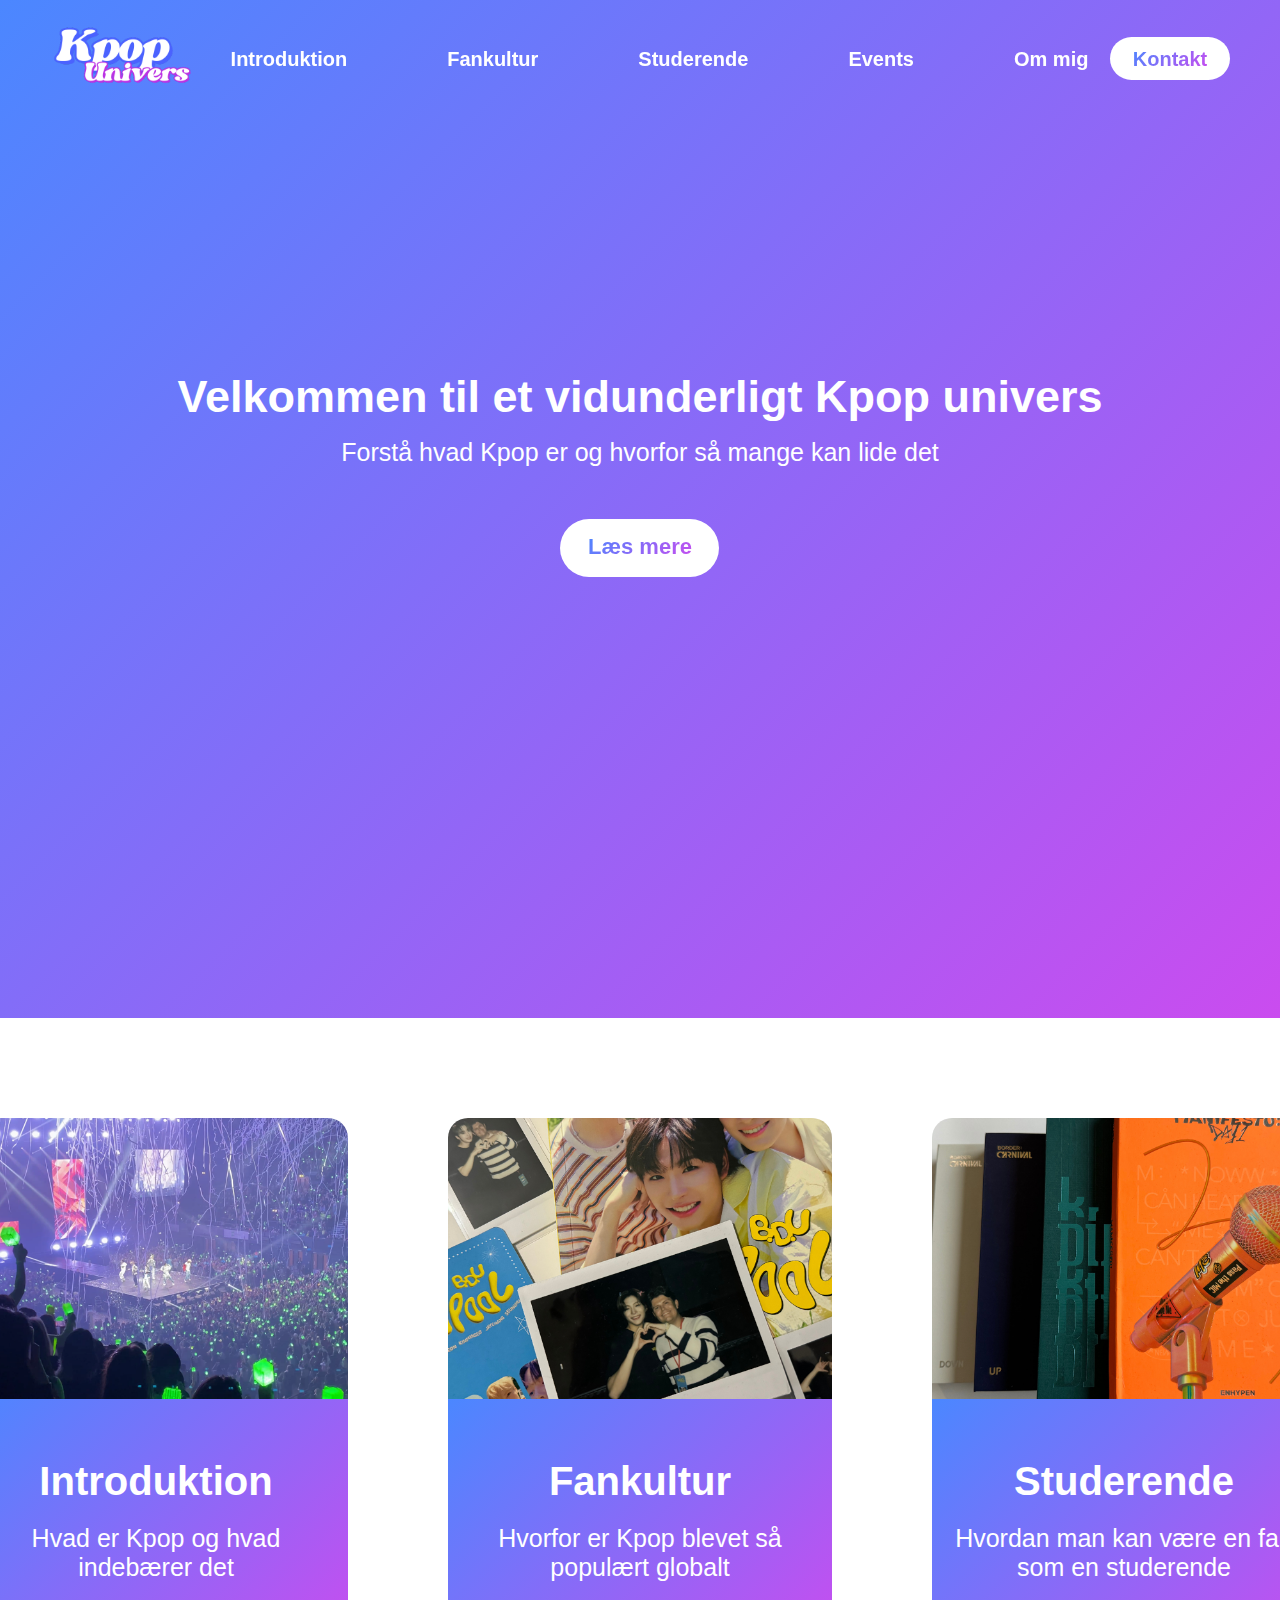
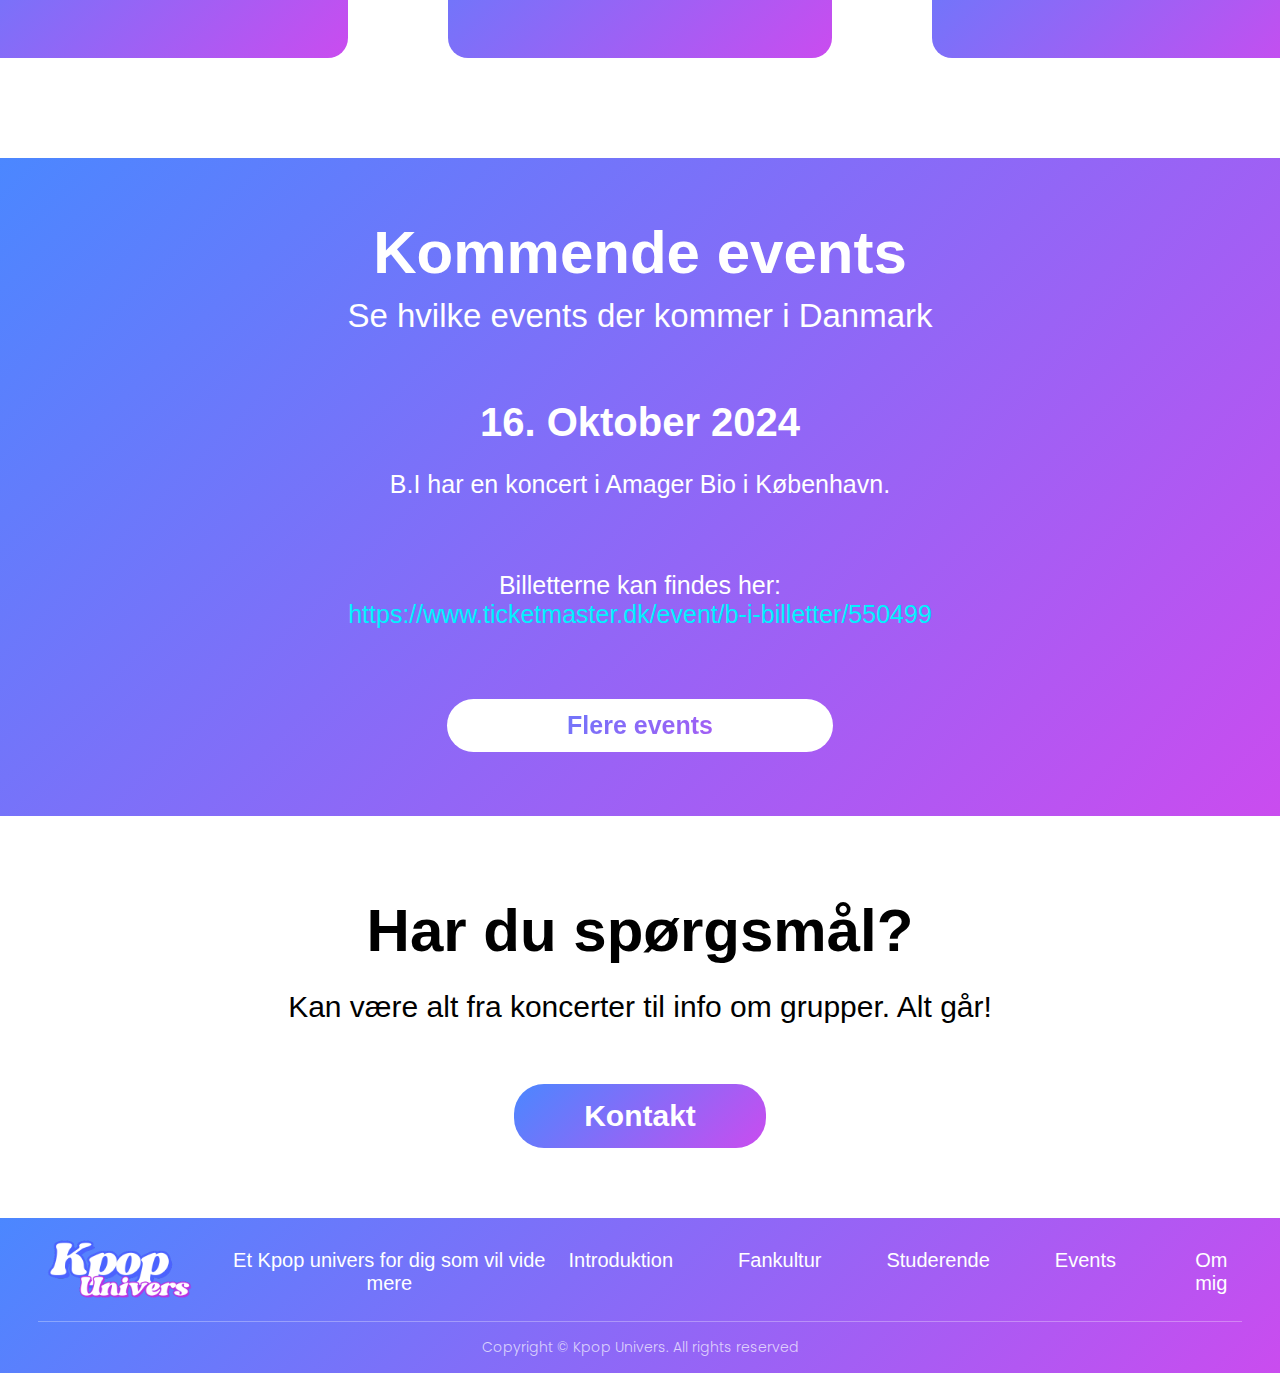
<file: index.html>
<!DOCTYPE html>
    <html lang="en">
    <head>
        <meta charset="UTF-8">
        <meta name="viewport" content="width=device-width, initial-scale=1.0">
        <meta name="description" content="En side om hvad Kpop er og hvorfor fans kan lide Kpop">
        <meta http-equiv="X-UA-Compatible" content="IE=edge">
        <title>Modern Landing Page</title>
        <link href="https://fonts.googleapis.com/css2?family=Poppins:wght@300&display=swap" rel="stylesheet"> 
        <link rel="stylesheet" href="CSS/styles.css">
    </head>
    <body>
      <main>
        <section id="navhero" class="navhero">
            <header>
            <nav class="navbar">
                <div class="logo">
                    <a href="index.html">
                        <img src="IMG/Kpopunivers.png" alt="Logo">
                    </a>
                </div>
                <input type="checkbox" id="burger-toggle" class="burger-toggle" />
                <label for="burger-toggle" class="burger">&#9776;</label>
                <ul class="nav-links">
                    <li><a href="Introduktion.html">Introduktion</a></li>
                    <li><a href="fankultur.html">Fankultur</a></li>
                    <li><a href="studerende.html">Studerende</a></li>
                    <li><a href="events.html">Events</a></li>
                    <li><a href="ommig.html">Om mig</a></li>
                </ul>
                <a href="kontakt.html" class="btn-cta"></a>
            </nav>
            </header>
    
            <section id="home" class="hero">
            <div class="hero-content">
                <h1>Velkommen til et vidunderligt Kpop univers</h1>
                <p>Forstå hvad Kpop er og hvorfor så mange kan lide det</p>
                <a href="#kategorier" class="btn-hero"></a>
            </div>
             </section>
         </section>
     
         <section id="kategorier" class="container">
            <a href="Introduktion.html">
                <div class="card">
                    <div class="con-image-placeholder1">
                        <img src="IMG/intro.png" alt="Introduktion">
                    </div>
                    <div class="con-content">
                        <h2>Introduktion</h2>
                        <p>Hvad er Kpop og hvad indebærer det</p>
                    </div>
                </div>
            </a>
            <a href="fankultur.html">
                <div class="card">
                    <div class="con-image-placeholder2"><img src="IMG/fankultur.png" alt="Fankultur"></div>
                    <div class="con-content">
                        <h2>Fankultur</h2>
                        <p>Hvorfor er Kpop blevet så populært globalt</p>
                    </div> 
                </div>
            </a>            
            <a href="studerende.html">
                <div class="card">
                    <div class="con-image-placeholder3"><img src="IMG/studerende.png" alt="Studerende"></div>
                    <div class="con-content">
                        <h2>Studerende</h2>
                        <p>Hvordan man kan være en fan som en studerende</p>
                    </div>
                </div>
            </a>   
         </section>
    
        <section id="events" class="events-section">
            <div class="events-content">
                <h2>Kommende events</h2>
                <h3>Se hvilke events der kommer i Danmark</h3>
                <h4>16. Oktober 2024</h4>
                <p>B.I har en koncert i Amager Bio i København.</p>
                <br>
                <br>
                <br>
                <br>
                <p>Billetterne kan findes her:</p>
                 <a href="https://www.ticketmaster.dk/event/b-i-billetter/550499" class="event-link" target="_blank">
                https://www.ticketmaster.dk/event/b-i-billetter/550499
                </a>
            <a href="#" class="btn-events">Flere events</a>
            </div>
        </section>

        <section id="kontakt" class="kontakt-section">
            <div class="kontakt-section">
                <h1>Har du spørgsmål?</h1>
                <p>Kan være alt fra koncerter til info om grupper. Alt går!</p>
                <a href="kontakt.html" class="btn-kontakt">Kontakt</a>
            </div>
        </section>
    
        <footer class="footer">
            <div class="footer-content">
                <div class="logo">
                    <img src="IMG/Kpopunivers.png" alt="Kpop Univers logo">
                </div>
                <p>Et Kpop univers for dig som vil vide mere</p>
                <nav class="footer-nav">
                    <ul>
                        <li><a href="Introduktion.html">Introduktion</a></li>
                        <li><a href="fankultur.html">Fankultur</a></li>
                        <li><a href="studerende.html">Studerende</a></li>
                        <li><a href="events.html">Events</a></li>
                        <li><a href="ommig.html">Om mig</a></li>
                    </ul>
                </nav>
            </div>
            <div class="footer-bottom">
                <hr />
                <p>Copyright © Kpop Univers. All rights reserved</p>
            </div>
        </footer>
      </main>
    </body>
    </html>
</file>
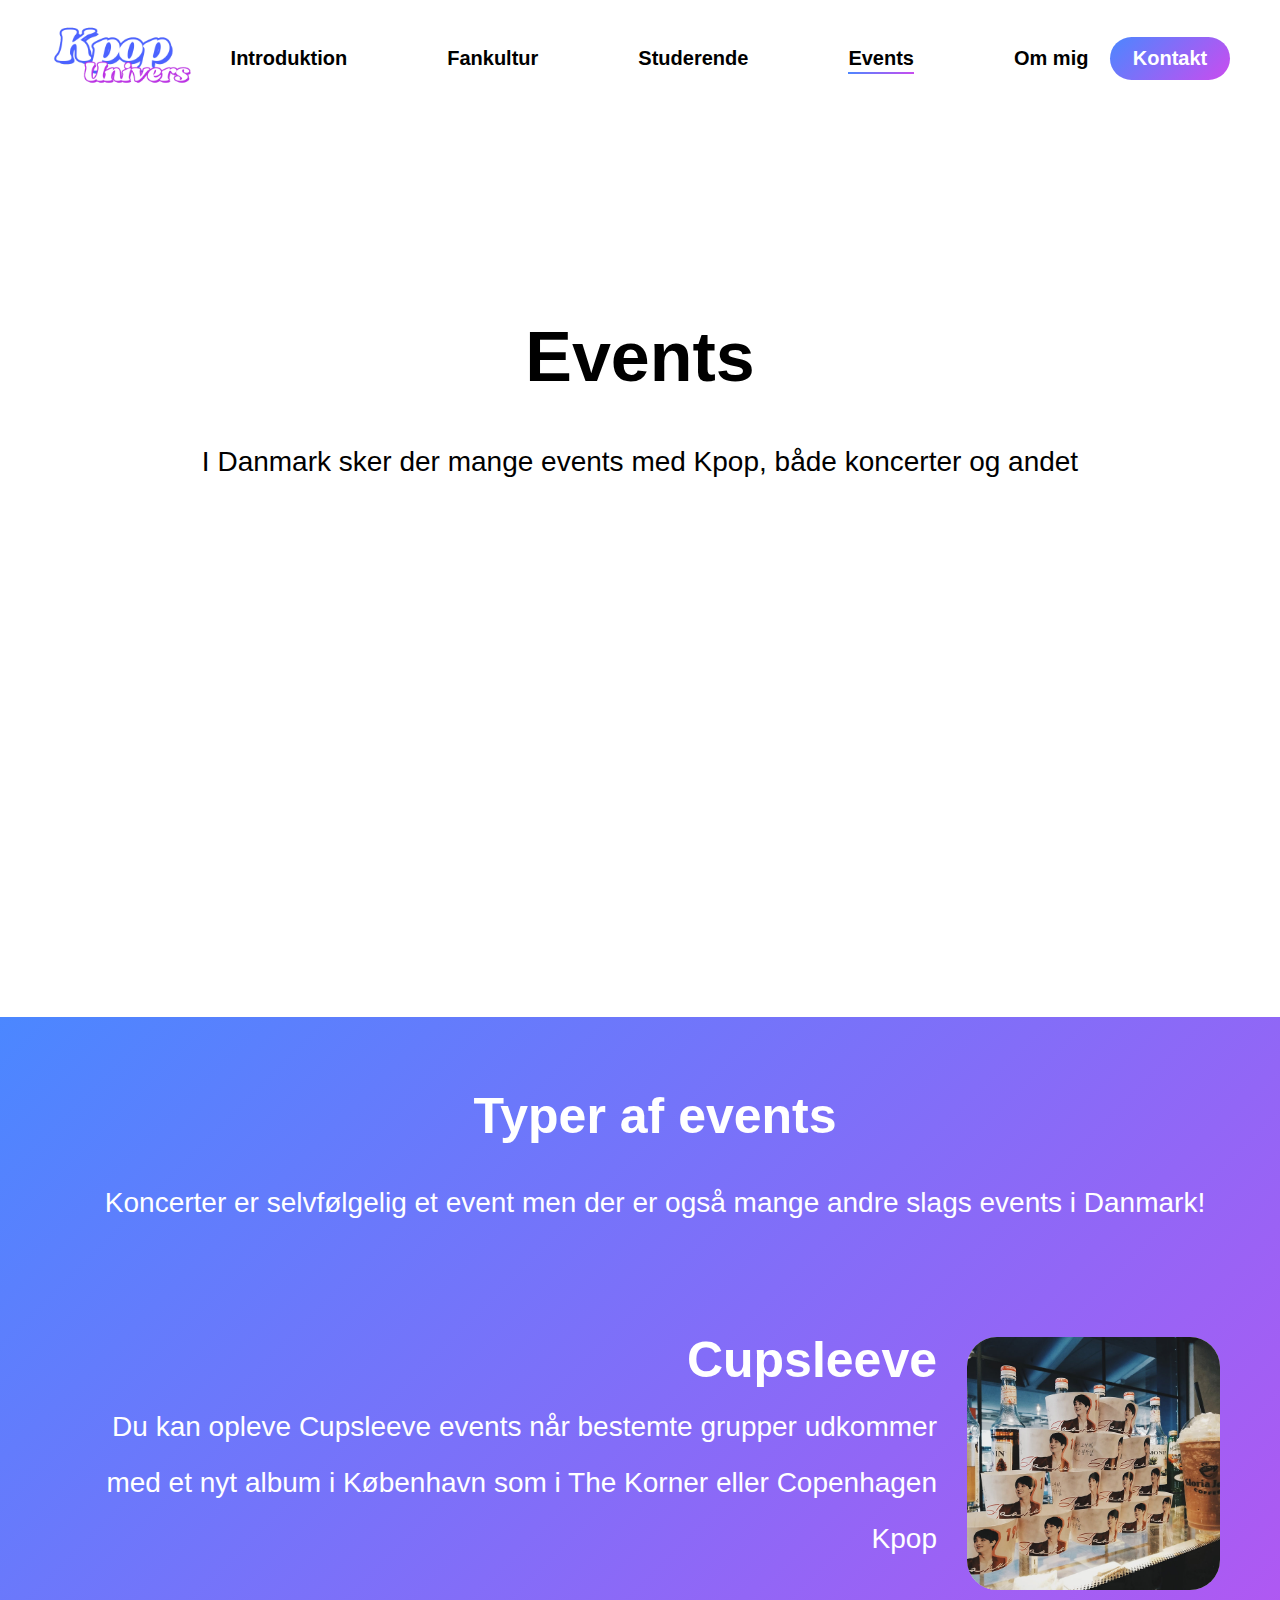
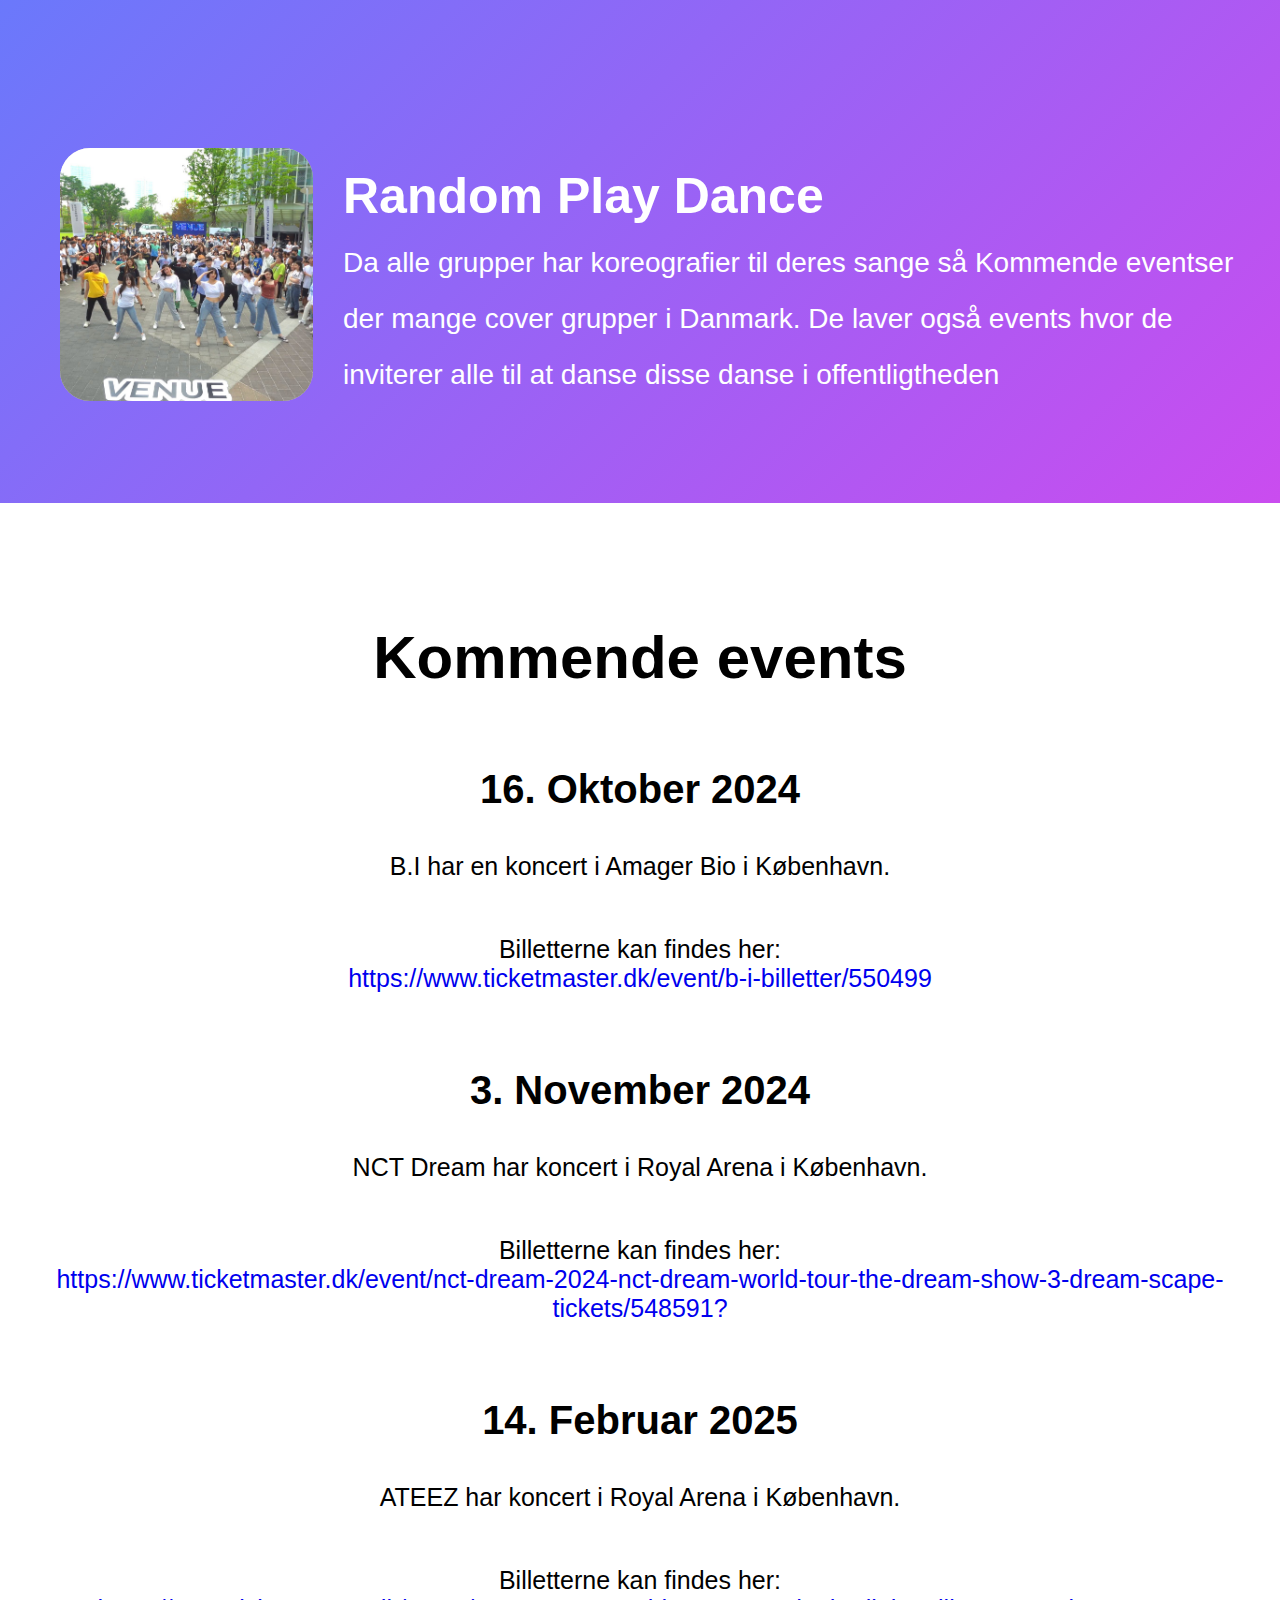
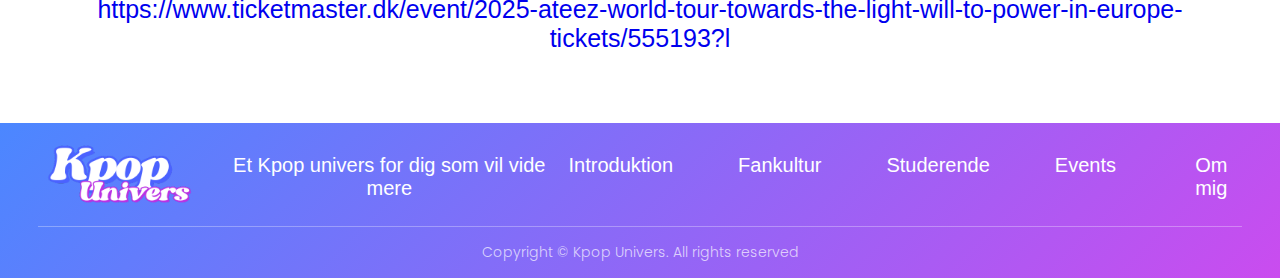
<file: events.html>
<!DOCTYPE html>
    <html lang="en">
    <head>
        <meta charset="UTF-8">
        <meta name="viewport" content="width=device-width, initial-scale=1.0">
        <meta http-equiv="X-UA-Compatible" content="IE=edge">
        <title>Modern Landing Page</title>
        <link href="https://fonts.googleapis.com/css2?family=Poppins:wght@300&display=swap" rel="stylesheet"> 
        <link rel="stylesheet" href="CSS/styles.css">
    </head>
    <body class="fankultur-page">
        <main>
            <header>
            <nav class="navbar">
                <div class="logo">
                    <a href="index.html">
                        <img src="IMG/Kpopunivers.png" alt="Logo">
                    </a>
                </div>
                <input type="checkbox" id="burger-toggle" class="burger-toggle" />
                <label for="burger-toggle" class="burger">&#9776;</label>
                <ul class="nav-links">
                    <li><a href="Introduktion.html">Introduktion</a></li>
                    <li><a href="fankultur.html">Fankultur</a></li>
                    <li><a href="studerende.html">Studerende</a></li>
                    <li><a href="events.html" class="fankultur">Events</a></li>
                    <li><a href="ommig.html">Om mig</a></li>
                </ul>
                <a href="kontakt.html" class="btn-cta"></a>
            </nav>
            </header> 
            
            <section class="events-event-hero-section">
                <div class="events-event-hero-content">
                    <div class="events-event-hero-text">
                        <h1>Events</h1>
                        <p>I Danmark sker der mange events med Kpop, både koncerter og andet</p>
                    </div>
                </div>
            </section>   
            
            <section class="eventss-section">
                <h2>Typer af events</h2>
                <p>Koncerter er selvfølgelig et event men der er også mange andre slags events i Danmark!</p>
                <div class="event-type">
                    <div class="event-type-text-cupsleeve">
                        <h3>Cupsleeve</h3>
                        <p>Du kan opleve Cupsleeve events når bestemte grupper udkommer med et nyt album i København som i The Korner eller Copenhagen Kpop</p>
                    </div>
                    <div class="event-type-placeholder">
                        <img src="IMG/cupsleeve.jpeg" alt="Cup Sleeve Image">
                    </div>
                </div>
            
                <div class="event-type">
                    <div class="event-type-placeholder">
                        <img src="IMG/rpd.jpeg" alt="Random Play Dance Image">
                    </div>
                    <div class="event-type-text-rpd">
                        <h3>Random Play Dance</h3>
                        <p>Da alle grupper har koreografier til deres sange så Kommende eventser der mange cover grupper i Danmark. De laver også events hvor de inviterer alle til at danse disse danse i offentligtheden</p>
                    </div>
                </div>
            </section>   
            
            <section id="eventss-event" class="events-event-section">
                <div class="events-event-content">
                    <h2>Kommende events</h2>
                    <h3>16. Oktober 2024</h3>
                    <p>B.I har en koncert i Amager Bio i København.</p>
                    <br>
                    <br>
                    <br>
                    <p>Billetterne kan findes her:</p>
                     <a href="https://www.ticketmaster.dk/event/b-i-billetter/550499" class="event-event-link" target="_blank">
                    https://www.ticketmaster.dk/event/b-i-billetter/550499
                    </a>
                </div> 
                <div class="events-event-content">
                    <h3>3. November 2024</h3>
                    <p>NCT Dream har koncert i Royal Arena i København.</p>
                    <br>
                    <br>
                    <br>
                    <p>Billetterne kan findes her:</p>
                     <a href="https://www.ticketmaster.dk/event/nct-dream-2024-nct-dream-world-tour-the-dream-show-3-dream-scape-tickets/548591?" class="event-event-link" target="_blank">
                        https://www.ticketmaster.dk/event/nct-dream-2024-nct-dream-world-tour-the-dream-show-3-dream-scape-tickets/548591?
                    </a>
                    </div>
                <div class="events-event-content">
                    <h3>14. Februar 2025</h3>
                    <p>ATEEZ har koncert i Royal Arena i København.</p>
                    <br>
                    <br>
                    <br>
                    <p>Billetterne kan findes her:</p>
                     <a href="https://www.ticketmaster.dk/event/2025-ateez-world-tour-towards-the-light-will-to-power-in-europe-tickets/555193?l" class="event-event-link" target="_blank">
                        https://www.ticketmaster.dk/event/2025-ateez-world-tour-towards-the-light-will-to-power-in-europe-tickets/555193?l
                    </a>
                </div>
            </section>
                       
        <footer class="footer">
            <div class="footer-content">
                <div class="logo">
                    <img src="IMG/Kpopunivers.png" alt="Kpop Univers logo">
                </div>
                <p>Et Kpop univers for dig som vil vide mere</p>
                <nav class="footer-nav">
                    <ul>
                        <li><a href="Introduktion.html">Introduktion</a></li>
                        <li><a href="fankultur.html">Fankultur</a></li>
                        <li><a href="studerende.html">Studerende</a></li>
                        <li><a href="events.html">Events</a></li>
                        <li><a href="ommig.html">Om mig</a></li>
                    </ul>
                </nav>
            </div>
            <div class="footer-bottom">
                <hr />
                <p>Copyright © Kpop Univers. All rights reserved</p>
            </div>
        </footer>
     </main>
    </body>
    </html>
</file>
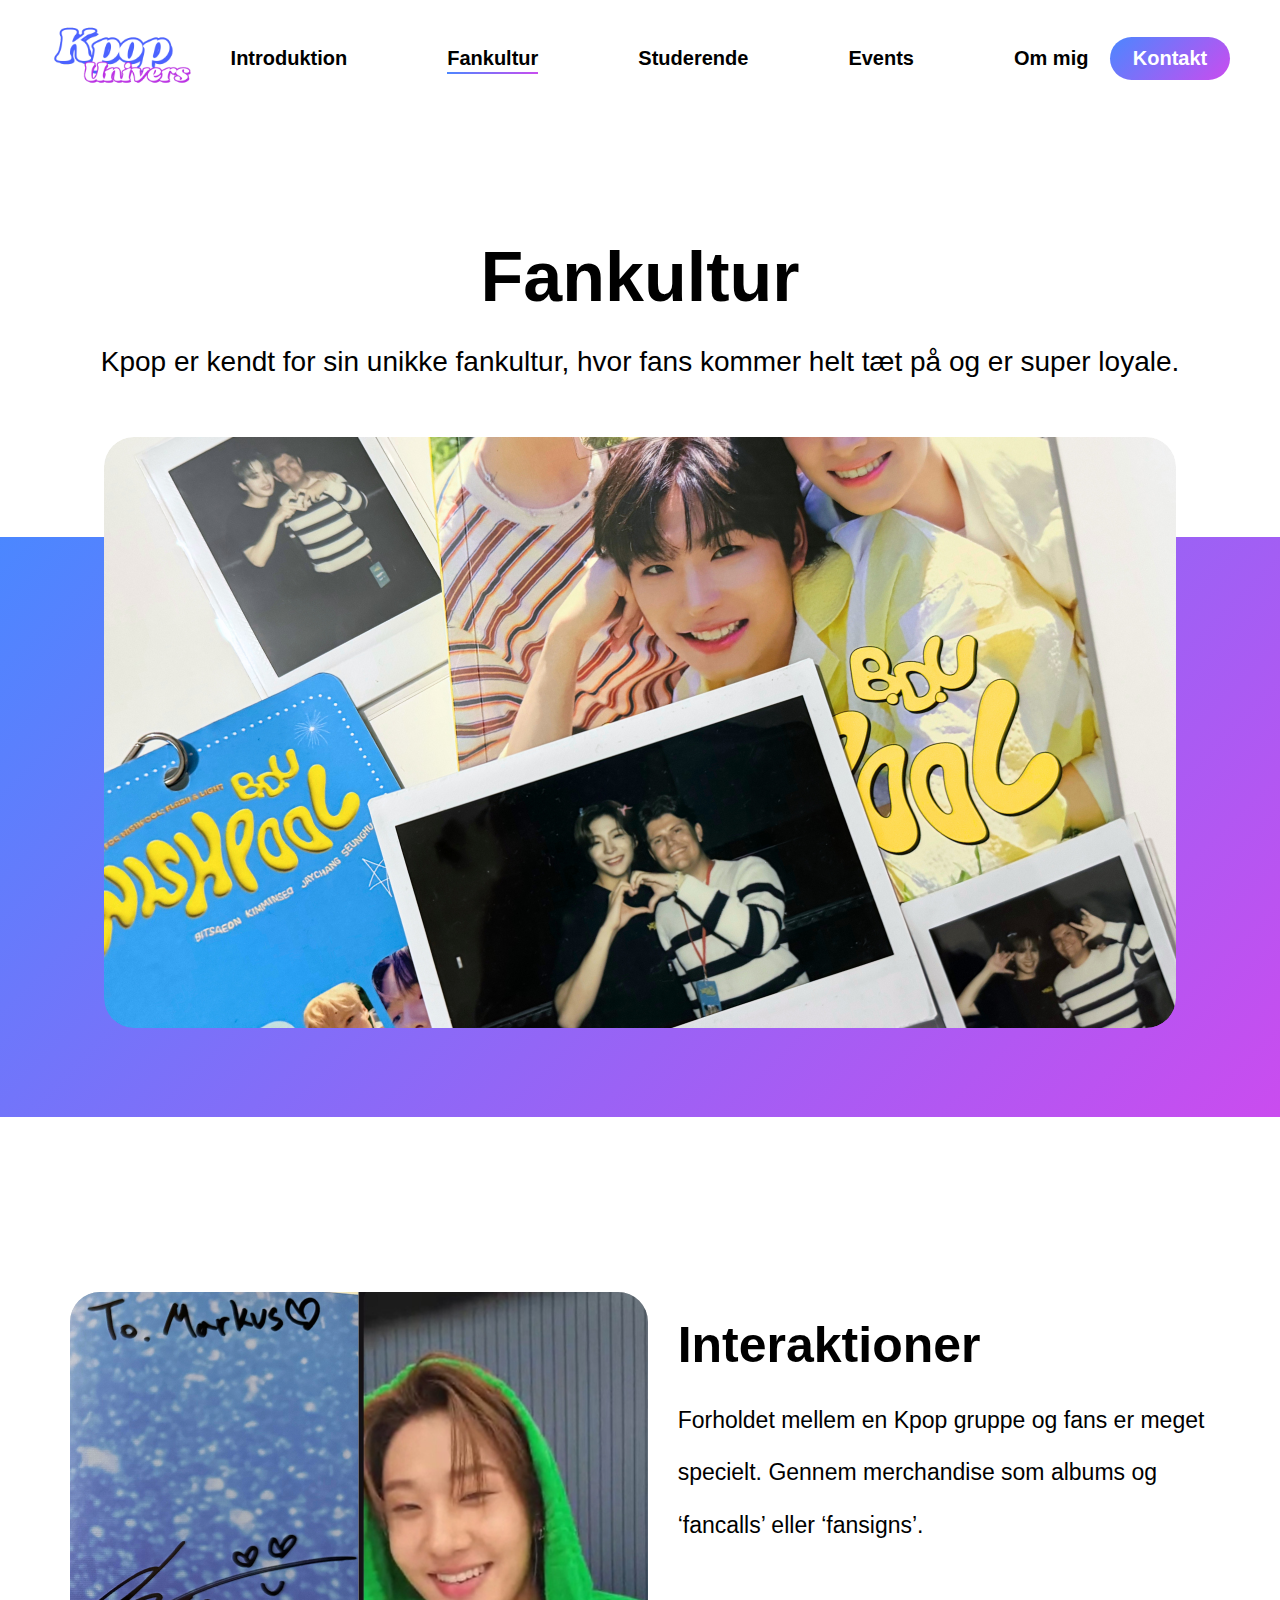
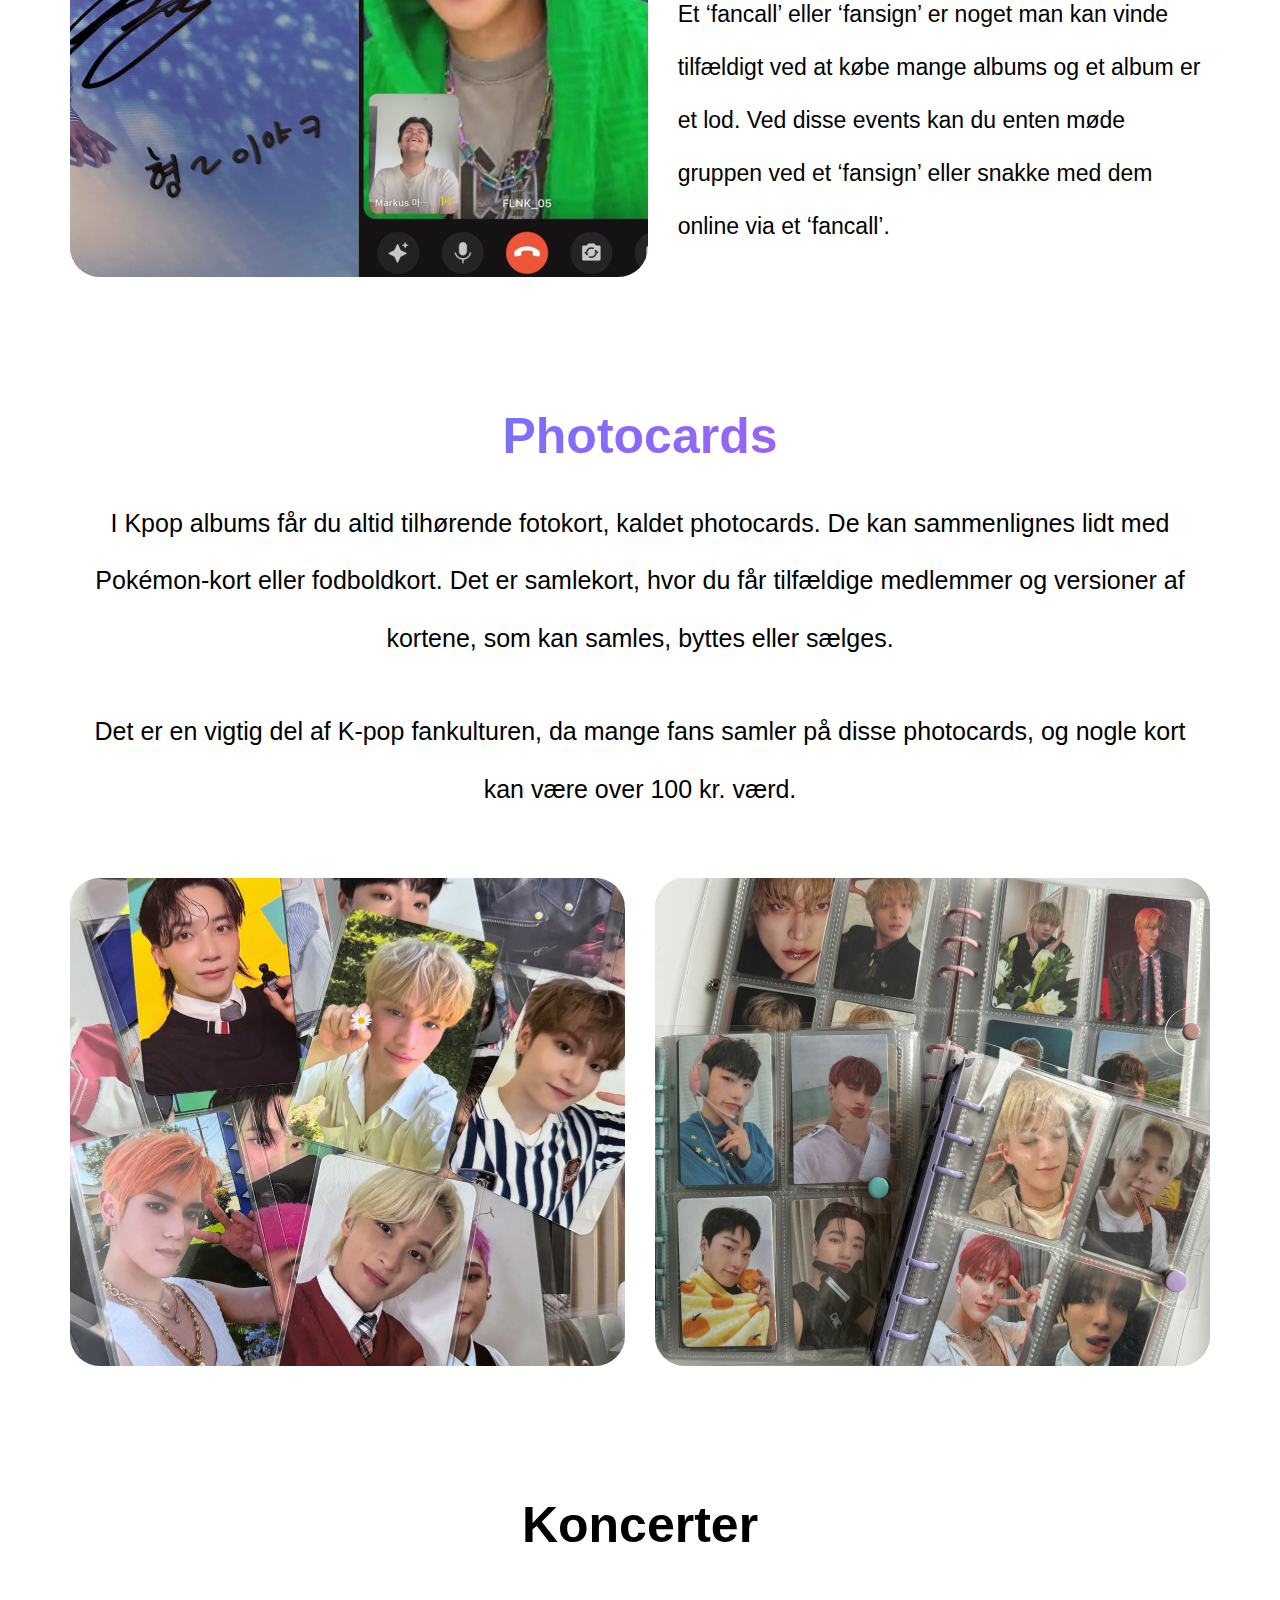
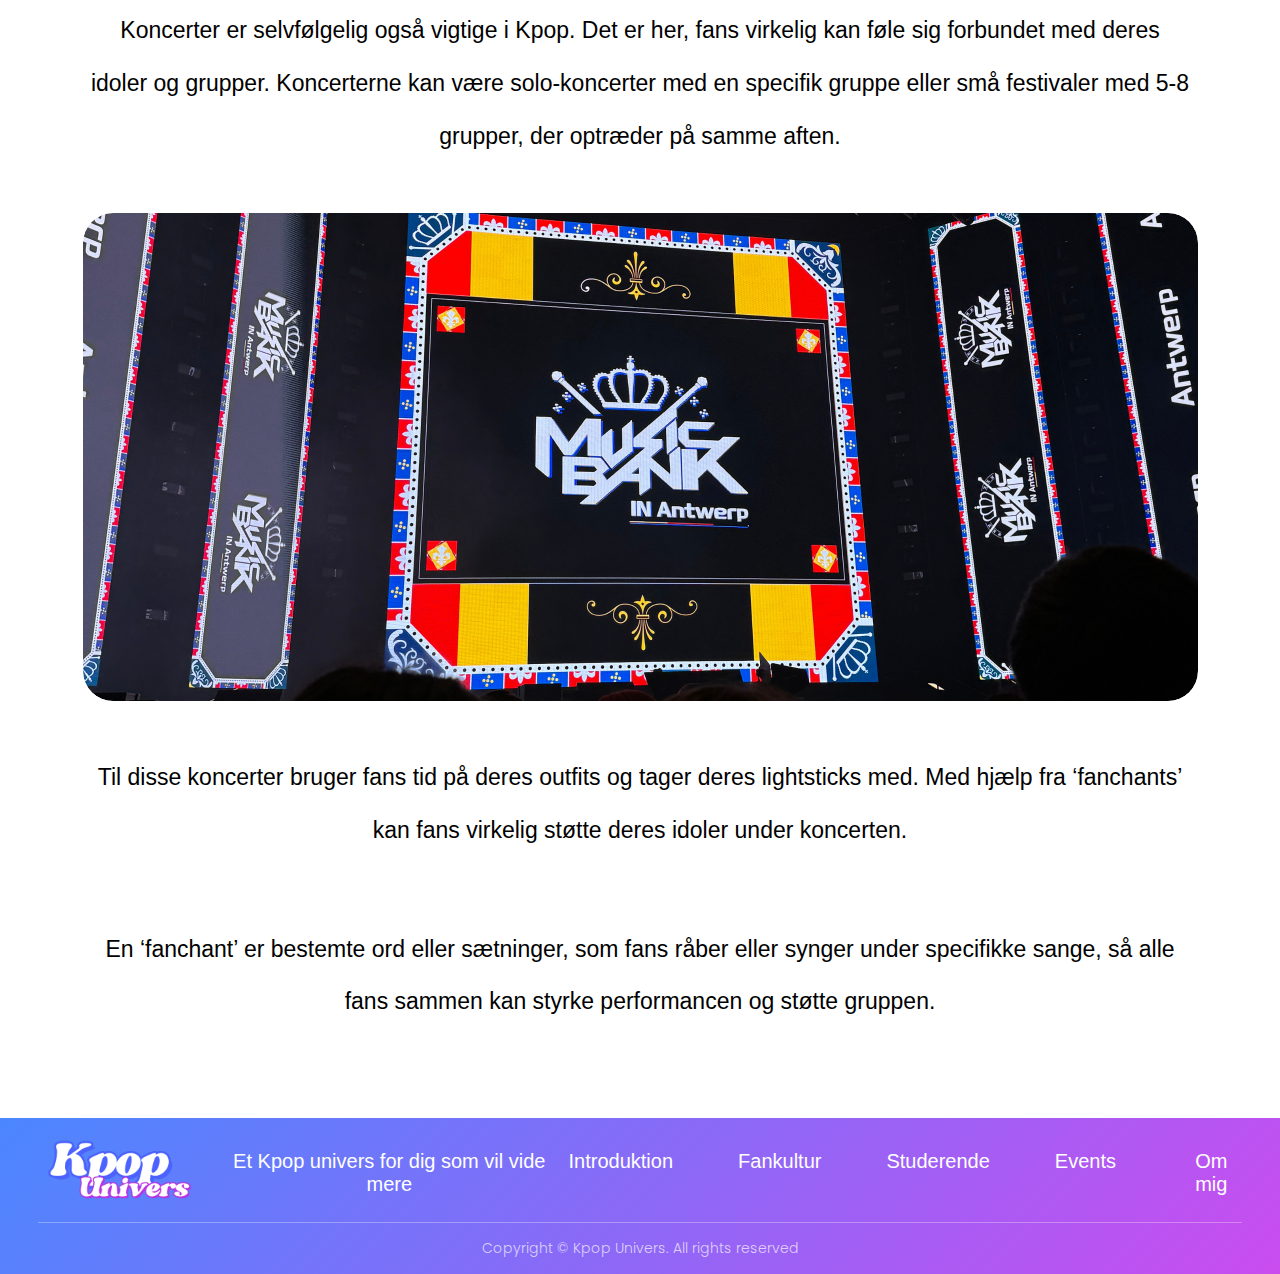
<file: fankultur.html>
<!DOCTYPE html>
    <html lang="en">
    <head>
        <meta charset="UTF-8">
        <meta name="viewport" content="width=device-width, initial-scale=1.0">
        <meta http-equiv="X-UA-Compatible" content="IE=edge">
        <title>Modern Landing Page</title>
        <link href="https://fonts.googleapis.com/css2?family=Poppins:wght@300&display=swap" rel="stylesheet"> 
        <link rel="stylesheet" href="CSS/styles.css">
    </head>
    <body class="fankultur-page">
        <main>
            <header>
            <nav class="navbar">
                <div class="logo">
                    <a href="index.html">
                        <img src="IMG/Kpopunivers.png" alt="Logo">
                    </a>
                </div>
                <input type="checkbox" id="burger-toggle" class="burger-toggle" />
                <label for="burger-toggle" class="burger">&#9776;</label>
                <ul class="nav-links">
                    <li><a href="Introduktion.html">Introduktion</a></li>
                    <li><a href="fankultur.html" class="fankultur">Fankultur</a></li>
                    <li><a href="studerende.html">Studerende</a></li>
                    <li><a href="events.html">Events</a></li>
                    <li><a href="ommig.html">Om mig</a></li>
                </ul>
                <a href="kontakt.html" class="btn-cta"></a>
            </nav>
            </header> 
            
            <section class="fankultur-hero-section">
                <div class="fankultur-hero-content">
                    <div class="fankultur-hero-text">
                        <h1>Fankultur</h1>
                        <p>Kpop er kendt for sin unikke fankultur, hvor fans kommer helt tæt på og er super loyale.</p>
                    </div>
                    <div class="fankultur-hero-image-container">
                        <div class="fankultur-hero-image-placeholder">
                            <img src="IMG/fankulturmain.png" alt="Album m.m." />
                        </div>
                    </div>
                    <div class="fankultur-hero-gradient-background"></div>
                </div>
            </section> 
            
            <section class="interaktioner-section">
                <div class="interaktioner-content">
                    <div class="interaktioner-placeholder">
                        <img src="IMG/interaktioner.png" alt="Fancall & fansigns">
                    </div>
                    <div class="interaktioner-text">
                        <h3>Interaktioner</h3>
                        <p>Forholdet mellem en Kpop gruppe og fans er meget specielt. Gennem merchandise som albums og ‘fancalls’ eller ‘fansigns’.</p>
                            <br>
                            <br>
                        <p>Et ‘fancall’ eller ‘fansign’ er noget man kan vinde tilfældigt ved at købe mange albums og et album er et lod. Ved disse events kan du enten møde gruppen ved et ‘fansign’ eller snakke med dem online via et ‘fancall’.</p>
                    </div>
                </div>
            </section>

            <section class="photocards-section">
                <div class="photocards-content">
                    <div class="photocards-text">
                        <h3 class="gradient-text">Photocards</h3>
                        <p>I Kpop albums får du altid tilhørende fotokort, kaldet photocards. De kan sammenlignes lidt med Pokémon-kort eller fodboldkort. Det er samlekort, hvor du får tilfældige medlemmer og versioner af kortene, som kan samles, byttes eller sælges.</p>
                        <br>
                        <br>
                        <p>Det er en vigtig del af K-pop fankulturen, da mange fans samler på disse photocards, og nogle kort kan være over 100 kr. værd.</p>
                    </div>
                </div>
            </section>
            
            <section class="photocardsimg-section">
                 <div class="photocards-placeholder">
                    <img src="IMG/pc1.png" alt="Photocards">
                </div>
                <div class="photocards-placeholder">
                    <img src="IMG/pc2.png" alt="Photocards">
                </div>   
            </section>    
            
            <section class="koncerter-section">
                <div class="koncerter-content">
                    <h2 class="koncerter-title">Koncerter</h2>
                    <p>Koncerter er selvfølgelig også vigtige i Kpop. Det er her, fans virkelig kan føle sig forbundet med deres idoler og grupper. Koncerterne kan være solo-koncerter med en specifik gruppe eller små festivaler med 5-8 grupper, der optræder på samme aften.</p>
                    
                    <div class="koncerter-image-placeholder">
                        <img src="IMG/koncerter.png" alt="Koncerter" />
                    </div>
            
                    <p>Til disse koncerter bruger fans tid på deres outfits og tager deres lightsticks med. Med hjælp fra ‘fanchants’ kan fans virkelig støtte deres idoler under koncerten.</p>
                    <br>
                    <br>
                    <p>En ‘fanchant’ er bestemte ord eller sætninger, som fans råber eller synger under specifikke sange, så alle fans sammen kan styrke performancen og støtte gruppen.</p>
                </div>
            </section>            
                       
        <footer class="footer">
            <div class="footer-content">
                <div class="logo">
                    <img src="IMG/Kpopunivers.png" alt="Kpop Univers logo">
                </div>
                <p>Et Kpop univers for dig som vil vide mere</p>
                <nav class="footer-nav">
                    <ul>
                        <li><a href="Introduktion.html">Introduktion</a></li>
                        <li><a href="fankultur.html">Fankultur</a></li>
                        <li><a href="studerende.html">Studerende</a></li>
                        <li><a href="events.html">Events</a></li>
                        <li><a href="ommig.html">Om mig</a></li>
                    </ul>
                </nav>
            </div>
            <div class="footer-bottom">
                <hr />
                <p>Copyright © Kpop Univers. All rights reserved</p>
            </div>
        </footer>
     </main>
    </body>
    </html>
</file>
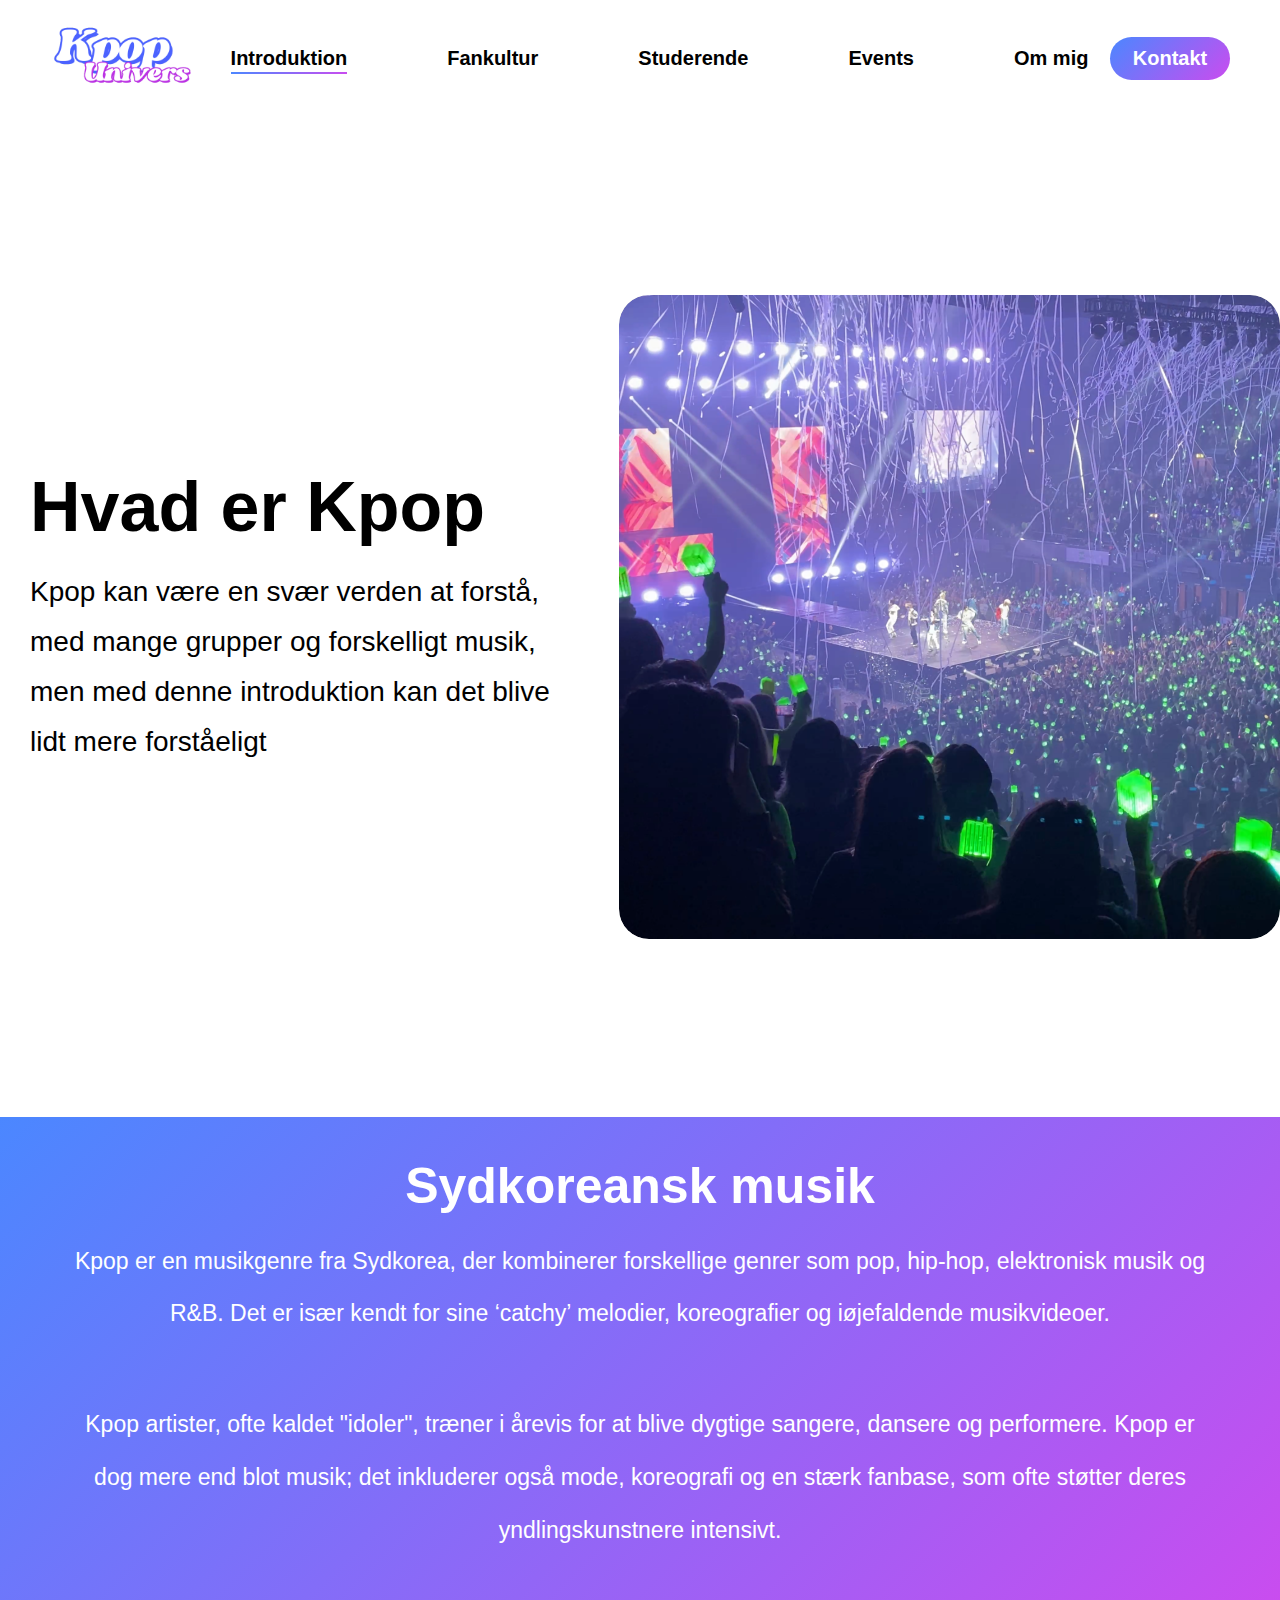
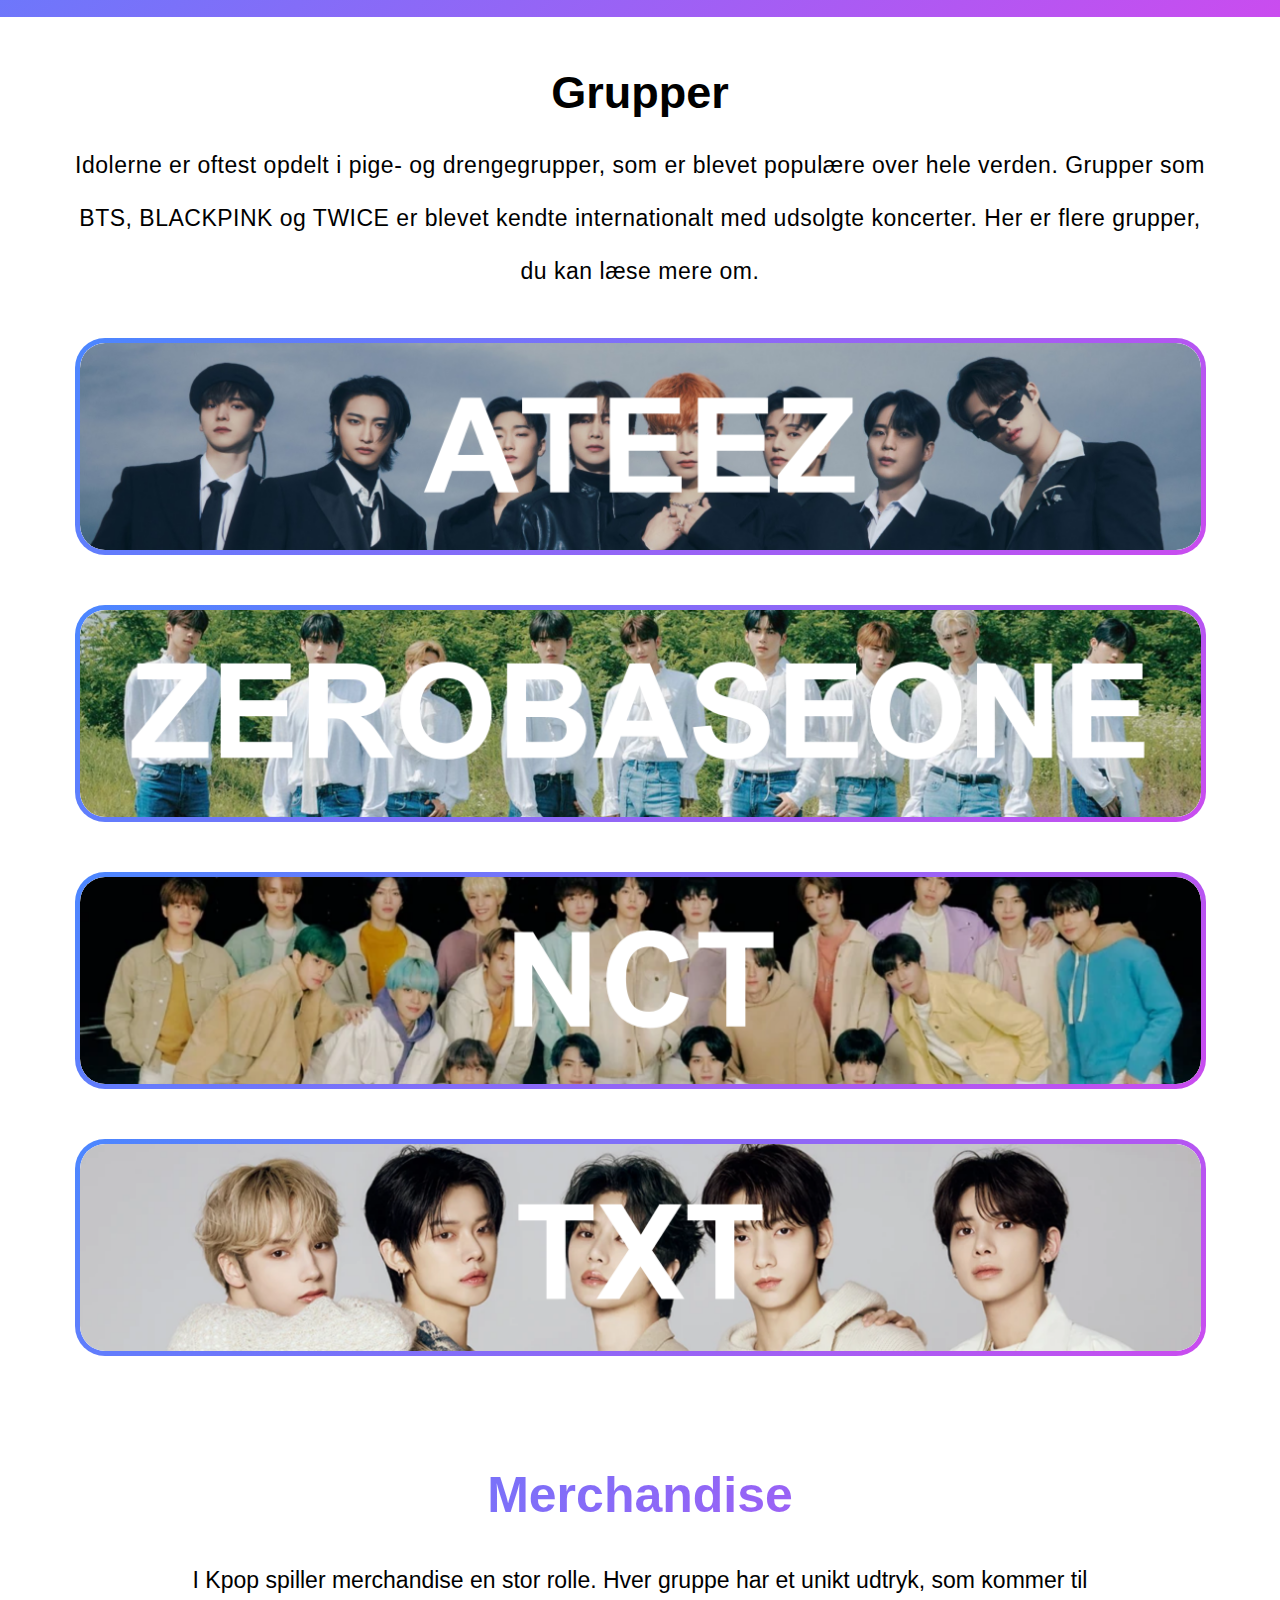
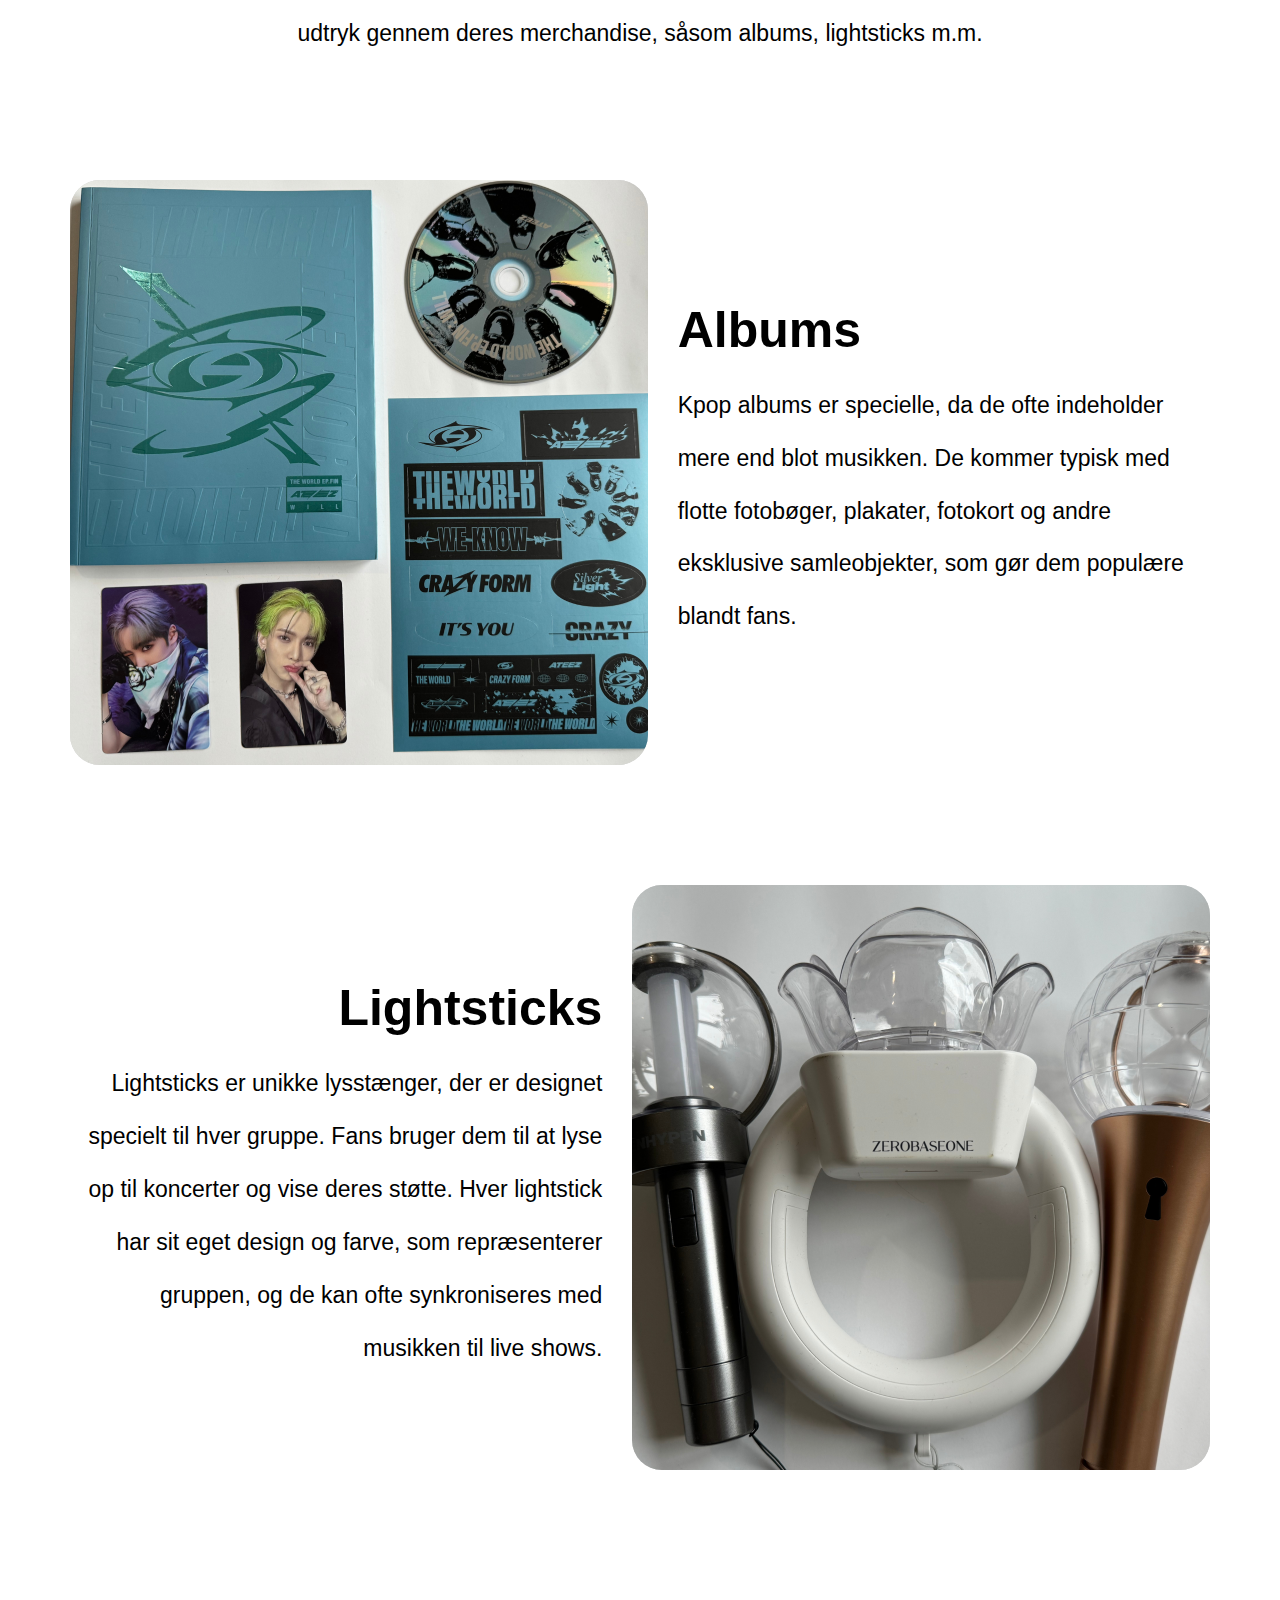
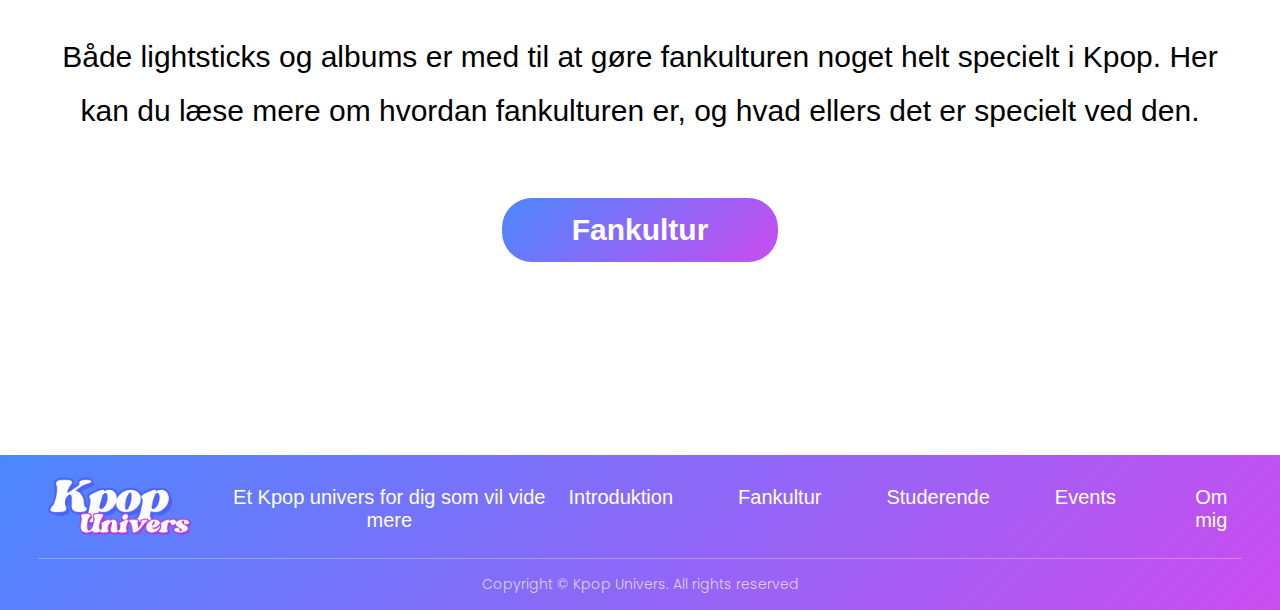
<file: Introduktion.html>
<!DOCTYPE html>
    <html lang="en">
    <head>
        <meta charset="UTF-8">
        <meta name="viewport" content="width=device-width, initial-scale=1.0">
        <meta http-equiv="X-UA-Compatible" content="IE=edge">
        <title>Modern Landing Page</title>
        <link href="https://fonts.googleapis.com/css2?family=Poppins:wght@300&display=swap" rel="stylesheet"> 
        <link rel="stylesheet" href="CSS/styles.css">
    </head>
    <body class="introduction-page">
        <main>
            <header>
            <nav class="navbar">
                <div class="logo">
                    <a href="index.html">
                        <img src="IMG/Kpopunivers.png" alt="Logo">
                    </a>
                </div>
                <input type="checkbox" id="burger-toggle" class="burger-toggle" />
                <label for="burger-toggle" class="burger">&#9776;</label>
                <ul class="nav-links">
                    <li><a href="Introduktion.html" class="introduktion">Introduktion</a></li>
                    <li><a href="fankultur.html">Fankultur</a></li>
                    <li><a href="studerende.html">Studerende</a></li>
                    <li><a href="events.html">Events</a></li>
                    <li><a href="ommig.html">Om mig</a></li>
                </ul>
                <a href="kontakt.html" class="btn-cta"></a>
            </nav>
            </header>
           
            <section class="hero-section">
                <div class="hero-content">
                    <div class="hero-text">
                        <h1>Hvad er Kpop</h1>
                        <p>Kpop kan være en svær verden at forstå, med mange grupper og forskelligt musik, men med denne introduktion kan det blive lidt mere forståeligt</p>
                    </div>
                    <div class="hero-image-placeholder">
                        <img src="IMG/intromain.png" alt="Introduktion koncert" />
                    </div>
                </div>
            </section>

            <section class="article-section">
                <div class="section-header">
                    <h1>Sydkoreansk musik</h1>
                    <p>Kpop er en musikgenre fra Sydkorea, der kombinerer forskellige genrer som pop, hip-hop, elektronisk musik og R&B. Det er især kendt for sine ‘catchy’ melodier, koreografier og iøjefaldende musikvideoer. </p>
                    <br>
                    <p>Kpop artister, ofte kaldet "idoler", træner i årevis for at blive dygtige sangere, dansere og performere. Kpop er dog mere end blot musik; det inkluderer også mode, koreografi og en stærk fanbase, som ofte støtter deres yndlingskunstnere intensivt.</p>
                </div>
            </section>            
           
            <section class="grupper-section">
                <div class="section-header">
                    <h2>Grupper</h2>
                    <p>Idolerne er oftest opdelt i pige- og drengegrupper, som er blevet populære over hele verden. Grupper som BTS, BLACKPINK og TWICE er blevet kendte internationalt med udsolgte koncerter. Her er flere grupper, du kan læse mere om.</p>
                </div>
            
                <div class="grupper-grid">
                    <div class="grupper-placeholder">
                        <img src="IMG/ateez.png" alt="ATEEZ">
                    </div>
                    <div class="grupper-placeholder">
                        <img src="IMG/zerobaseone.png" alt="zerobaseone">
                    </div>
                    <div class="grupper-placeholder">
                        <img src="IMG/nct.png" alt="NCT">
                    </div>
                    <div class="grupper-placeholder">
                        <img src="IMG/txt.png" alt="TXT">
                    </div>
                </div>
            </section>
            
            <section class="merch-section">
                <div class="section-header">
                    <h2 class="gradient-text">Merchandise</h2>
                    <p>I Kpop spiller merchandise en stor rolle. Hver gruppe har et unikt udtryk, som kommer til udtryk gennem deres merchandise, såsom albums, lightsticks m.m.</p>
                </div>
            </section>
            
            <section class="albums-section">
                <div class="albums-content">
                    <div class="albums-placeholder">
                        <img src="IMG/albums.png" alt="Albums">
                    </div>
                    <div class="albums-text">
                        <h3>Albums</h3>
                        <p>Kpop albums er specielle, da de ofte indeholder mere end blot musikken. De kommer typisk med flotte fotobøger, plakater, fotokort og andre eksklusive samleobjekter, som gør dem populære blandt fans.</p>
                    </div>
                </div>
            </section>
            
            <section class="lightsticks-section">
                <div class="lightsticks-content">
                    <div class="lightsticks-placeholder">
                        <img src="IMG/lightsticks.png" alt="Lighsticks">
                    </div>
                    <div class="lightsticks-text">
                        <h3>Lightsticks</h3>
                        <p>Lightsticks er unikke lysstænger, der er designet specielt til hver gruppe. Fans bruger dem til at lyse op til koncerter og vise deres støtte. Hver lightstick har sit eget design og farve, som repræsenterer gruppen, og de kan ofte synkroniseres med musikken til live shows.</p>
                    </div>
                </div>
            </section>    
            
            <section id="kontakt" class="kontakt-section-intro">
                <div class="kontakt-section-intro">
                    <p>Både lightsticks og albums er med til at gøre fankulturen noget helt specielt i Kpop. Her kan du læse mere om hvordan fankulturen er, og hvad ellers det er specielt ved den.</p>
                    <a href="fankultur.html" class="btn-kontakt">Fankultur</a>
                </div>
            </section>        
                       
        <footer class="footer">
            <div class="footer-content">
                <div class="logo">
                    <img src="IMG/Kpopunivers.png" alt="Kpop Univers logo">
                </div>
                <p>Et Kpop univers for dig som vil vide mere</p>
                <nav class="footer-nav">
                    <ul>
                        <li><a href="Introduktion.html">Introduktion</a></li>
                        <li><a href="fankultur.html">Fankultur</a></li>
                        <li><a href="studerende.html">Studerende</a></li>
                        <li><a href="events.html">Events</a></li>
                        <li><a href="ommig.html">Om mig</a></li>
                    </ul>
                </nav>
            </div>
            <div class="footer-bottom">
                <hr />
                <p>Copyright © Kpop Univers. All rights reserved</p>
            </div>
        </footer>
     </main>
    </body>
    </html>
</file>
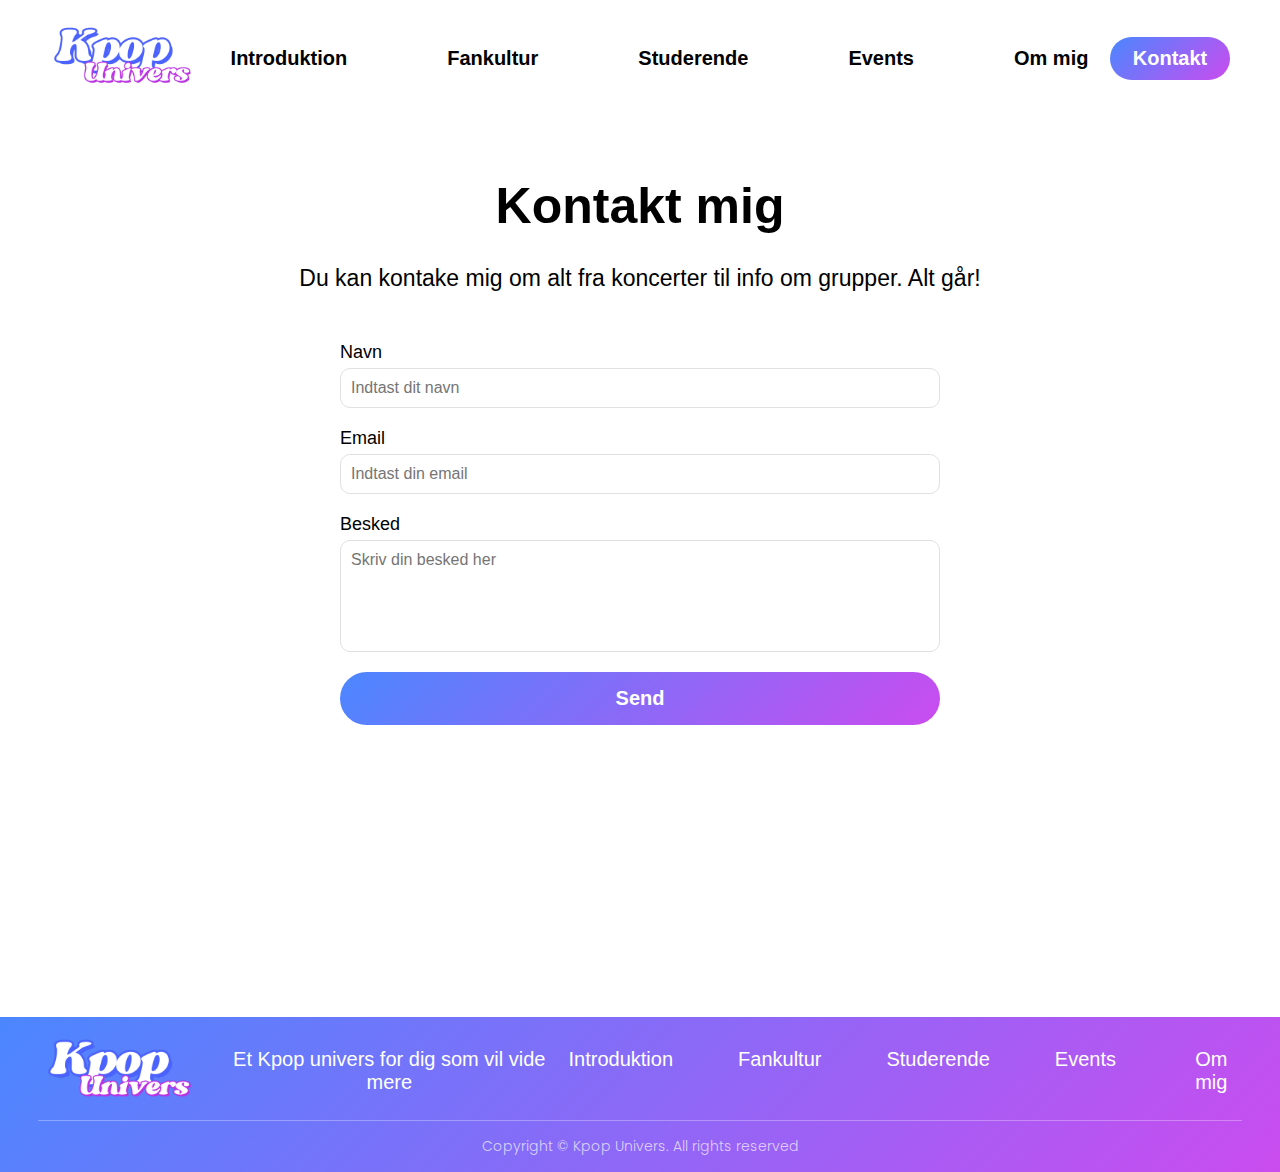
<file: kontakt.html>
<!DOCTYPE html>
    <html lang="en">
    <head>
        <meta charset="UTF-8">
        <meta name="viewport" content="width=device-width, initial-scale=1.0">
        <meta http-equiv="X-UA-Compatible" content="IE=edge">
        <title>Modern Landing Page</title>
        <link href="https://fonts.googleapis.com/css2?family=Poppins:wght@300&display=swap" rel="stylesheet"> 
        <link rel="stylesheet" href="CSS/styles.css">
    </head>
    <body class="fankultur-page">
        <main>
            <header>
            <nav class="navbar">
                <div class="logo">
                    <a href="index.html">
                        <img src="IMG/Kpopunivers.png" alt="Logo">
                    </a>
                </div>
                <input type="checkbox" id="burger-toggle" class="burger-toggle" />
                <label for="burger-toggle" class="burger">&#9776;</label>
                <ul class="nav-links">
                    <li><a href="Introduktion.html">Introduktion</a></li>
                    <li><a href="fankultur.html">Fankultur</a></li>
                    <li><a href="studerende.html">Studerende</a></li>
                    <li><a href="events.html">Events</a></li>
                    <li><a href="ommig.html">Om mig</a></li>
                </ul>
                <a href="kontakt.html" class="btn-cta"></a>
            </nav>
            </header> 

            <section class="kontaktt-section">
                <h2>Kontakt mig</h2>
                <p>Du kan kontake mig om alt fra koncerter til info om grupper. Alt går!</p>
                <form class="kontakt-form">
                    <div class="form-group">
                        <label for="name">Navn</label>
                        <input type="text" id="name" name="name" placeholder="Indtast dit navn" required>
                    </div>
                    <div class="form-group">
                        <label for="email">Email</label>
                        <input type="email" id="email" name="email" placeholder="Indtast din email" required>
                    </div>
                    <div class="form-group">
                        <label for="message">Besked</label>
                        <textarea id="message" name="message" rows="5" placeholder="Skriv din besked her" required></textarea>
                    </div>
                    <button type="submit" class="send-button">Send</button>
                </form>
            </section>
                       
        <footer class="footer">
            <div class="footer-content">
                <div class="logo">
                    <img src="IMG/Kpopunivers.png" alt="Kpop Univers logo">
                </div>
                <p>Et Kpop univers for dig som vil vide mere</p>
                <nav class="footer-nav">
                    <ul>
                        <li><a href="Introduktion.html">Introduktion</a></li>
                        <li><a href="fankultur.html">Fankultur</a></li>
                        <li><a href="studerende.html">Studerende</a></li>
                        <li><a href="events.html">Events</a></li>
                        <li><a href="ommig.html">Om mig</a></li>
                    </ul>
                </nav>
            </div>
            <div class="footer-bottom">
                <hr />
                <p>Copyright © Kpop Univers. All rights reserved</p>
            </div>
        </footer>
     </main>
    </body>
    </html>
</file>
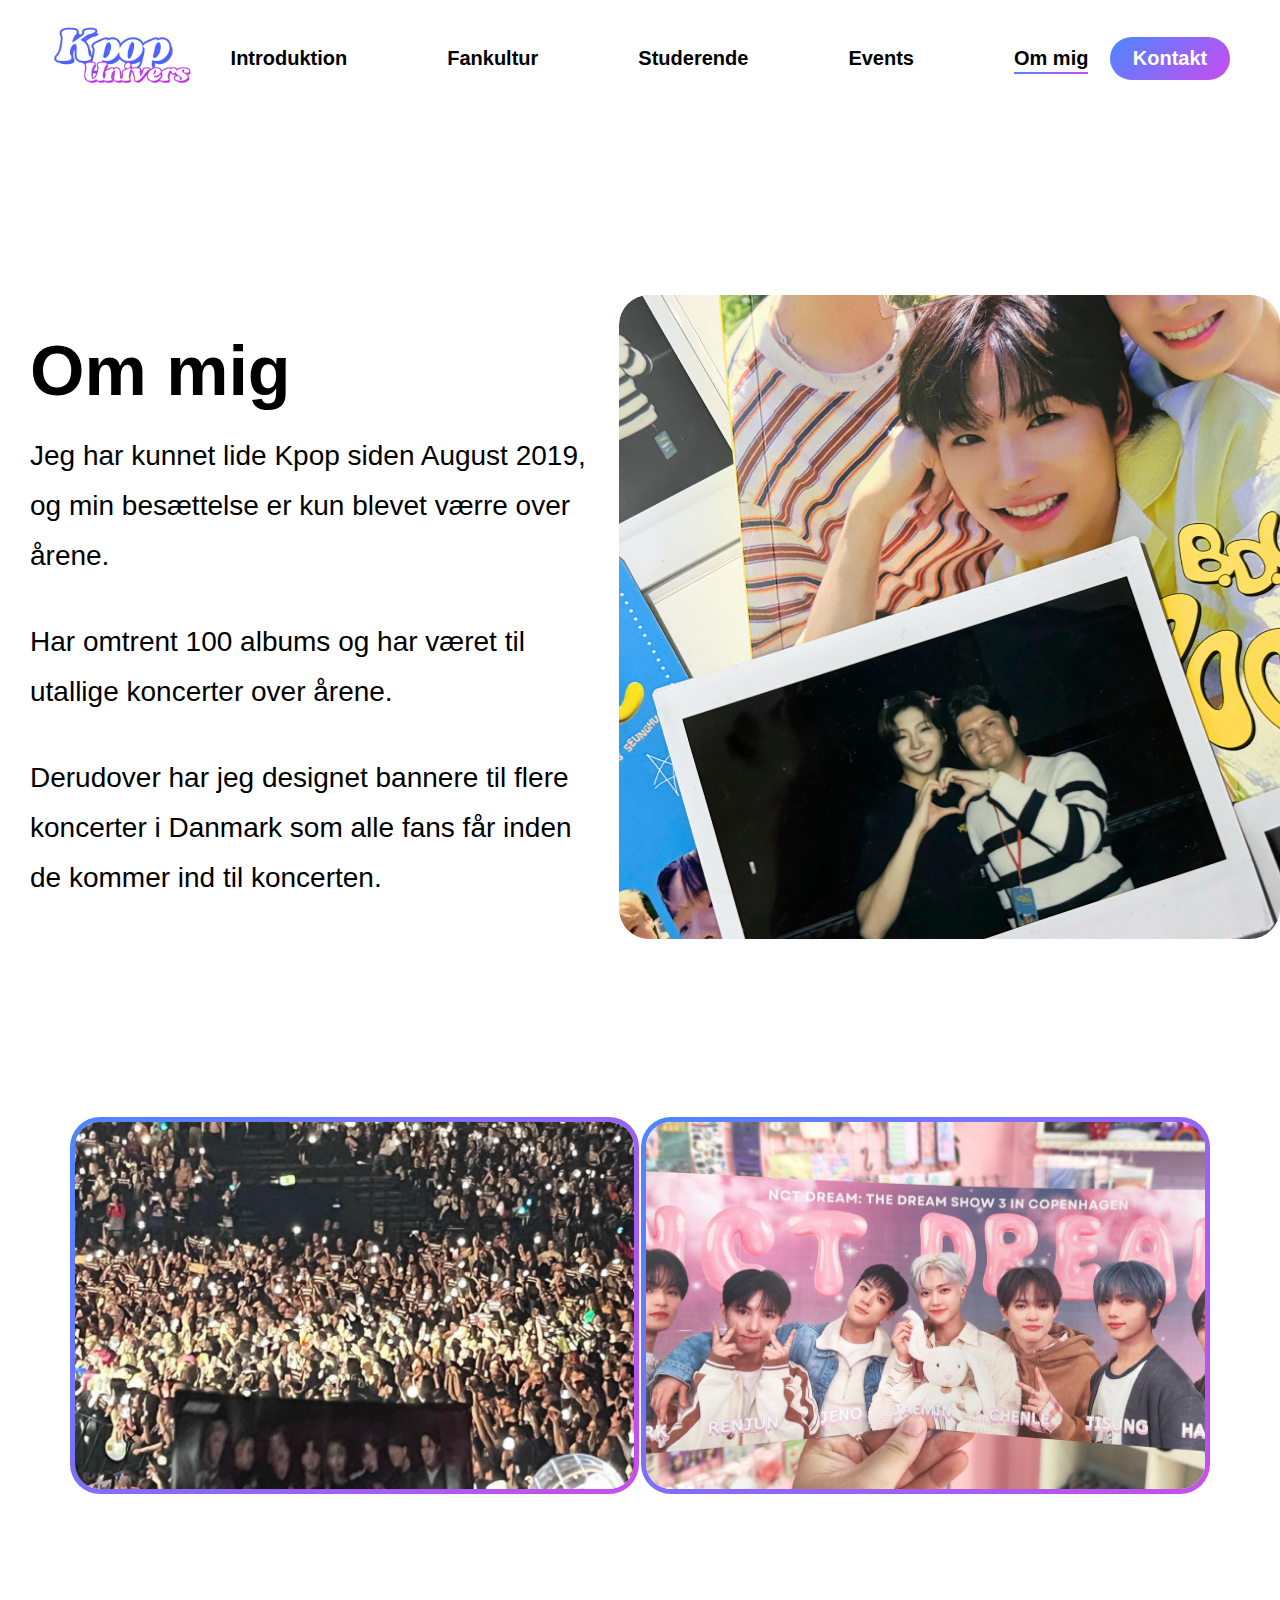
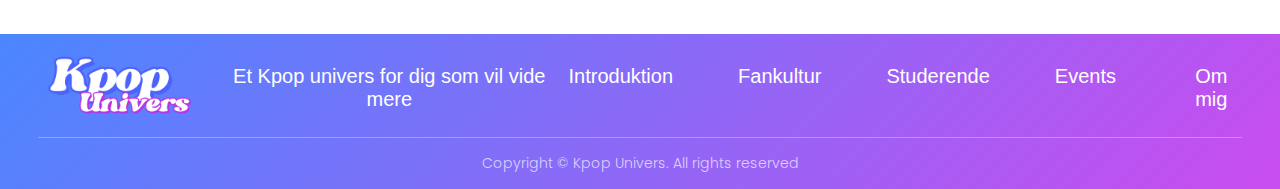
<file: ommig.html>
<!DOCTYPE html>
    <html lang="en">
    <head>
        <meta charset="UTF-8">
        <meta name="viewport" content="width=device-width, initial-scale=1.0">
        <meta http-equiv="X-UA-Compatible" content="IE=edge">
        <title>Modern Landing Page</title>
        <link href="https://fonts.googleapis.com/css2?family=Poppins:wght@300&display=swap" rel="stylesheet"> 
        <link rel="stylesheet" href="CSS/styles.css">
    </head>
    <body class="introduction-page">
        <main>
            <header>
            <nav class="navbar">
                <div class="logo">
                    <a href="index.html">
                        <img src="IMG/Kpopunivers.png" alt="Logo">
                    </a>
                </div>
                <input type="checkbox" id="burger-toggle" class="burger-toggle" />
                <label for="burger-toggle" class="burger">&#9776;</label>
                <ul class="nav-links">
                    <li><a href="Introduktion.html">Introduktion</a></li>
                    <li><a href="fankultur.html">Fankultur</a></li>
                    <li><a href="studerende.html">Studerende</a></li>
                    <li><a href="events.html">Events</a></li>
                    <li><a href="ommig.html" class="introduktion">Om mig</a></li>
                </ul>
                <a href="kontakt.html" class="btn-cta"></a>
            </nav>
            </header>
           
            <section class="hero-section">
                <div class="hero-content">
                    <div class="hero-text">
                        <h1>Om mig</h1>
                        <p>Jeg har kunnet lide Kpop siden August 2019, og min besættelse er kun blevet værre over årene.</p>
                        <br>
                        <br>
                        <p>Har omtrent 100 albums og har været til utallige koncerter over årene.</p>
                        <br>
                        <br>
                        <p>Derudover har jeg designet bannere til flere koncerter i Danmark som alle fans får inden de kommer ind til koncerten.</p>
                    </div>
                    <div class="hero-image-placeholder-ommig">
                        <img src="IMG/fankulturmain.png" alt="Mig" />
                    </div>
                </div>
            </section>     

            <section class="ommigimg-section">
                <div class="ommig-placeholder">
                   <img src="IMG/ommig1.png" alt="mit banner til en koncert">
               </div>
               <div class="ommig-placeholder">
                   <img src="IMG/ommig2.png" alt="Mit banner">
               </div>   
           </section>    
                       
        <footer class="footer">
            <div class="footer-content">
                <div class="logo">
                    <img src="IMG/Kpopunivers.png" alt="Kpop Univers logo">
                </div>
                <p>Et Kpop univers for dig som vil vide mere</p>
                <nav class="footer-nav">
                    <ul>
                        <li><a href="Introduktion.html">Introduktion</a></li>
                        <li><a href="fankultur.html">Fankultur</a></li>
                        <li><a href="studerende.html">Studerende</a></li>
                        <li><a href="events.html">Events</a></li>
                        <li><a href="ommig.html">Om mig</a></li>
                    </ul>
                </nav>
            </div>
            <div class="footer-bottom">
                <hr />
                <p>Copyright © Kpop Univers. All rights reserved</p>
            </div>
        </footer>
     </main>
    </body>
    </html>
</file>
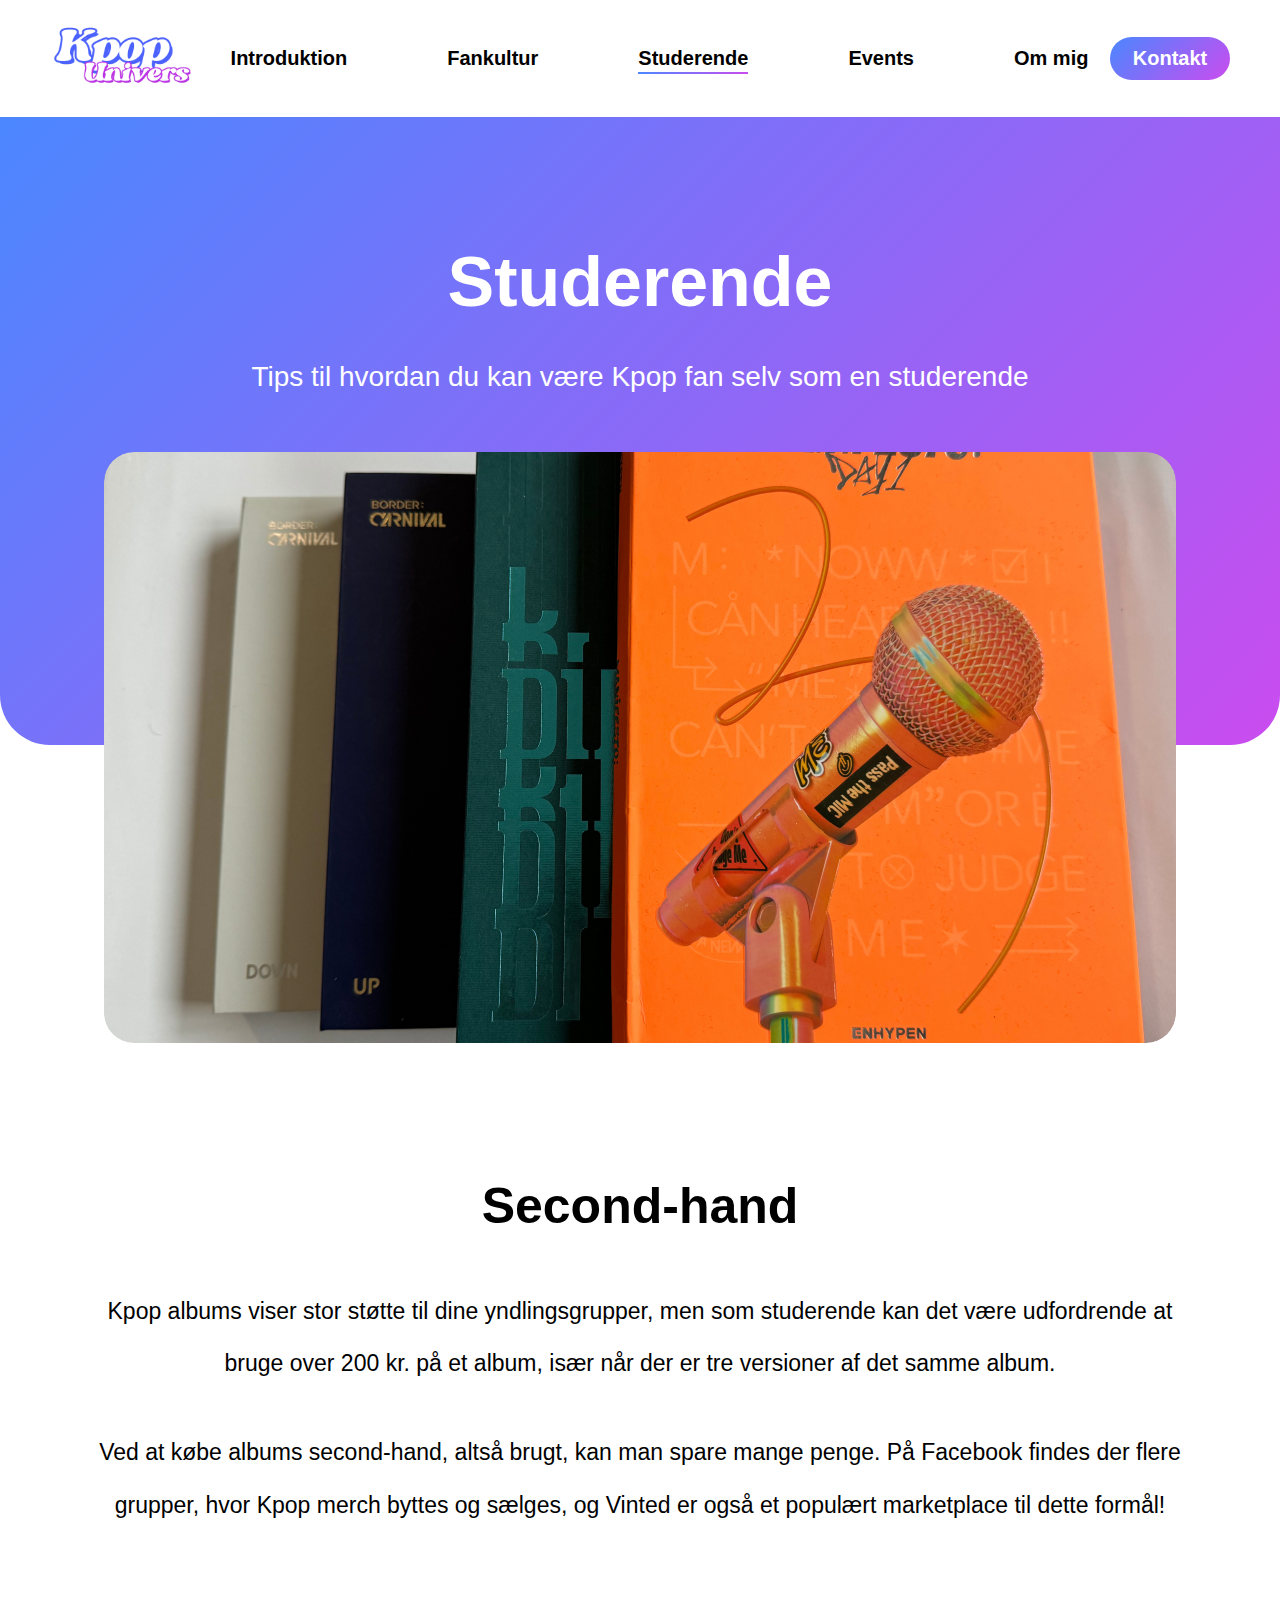
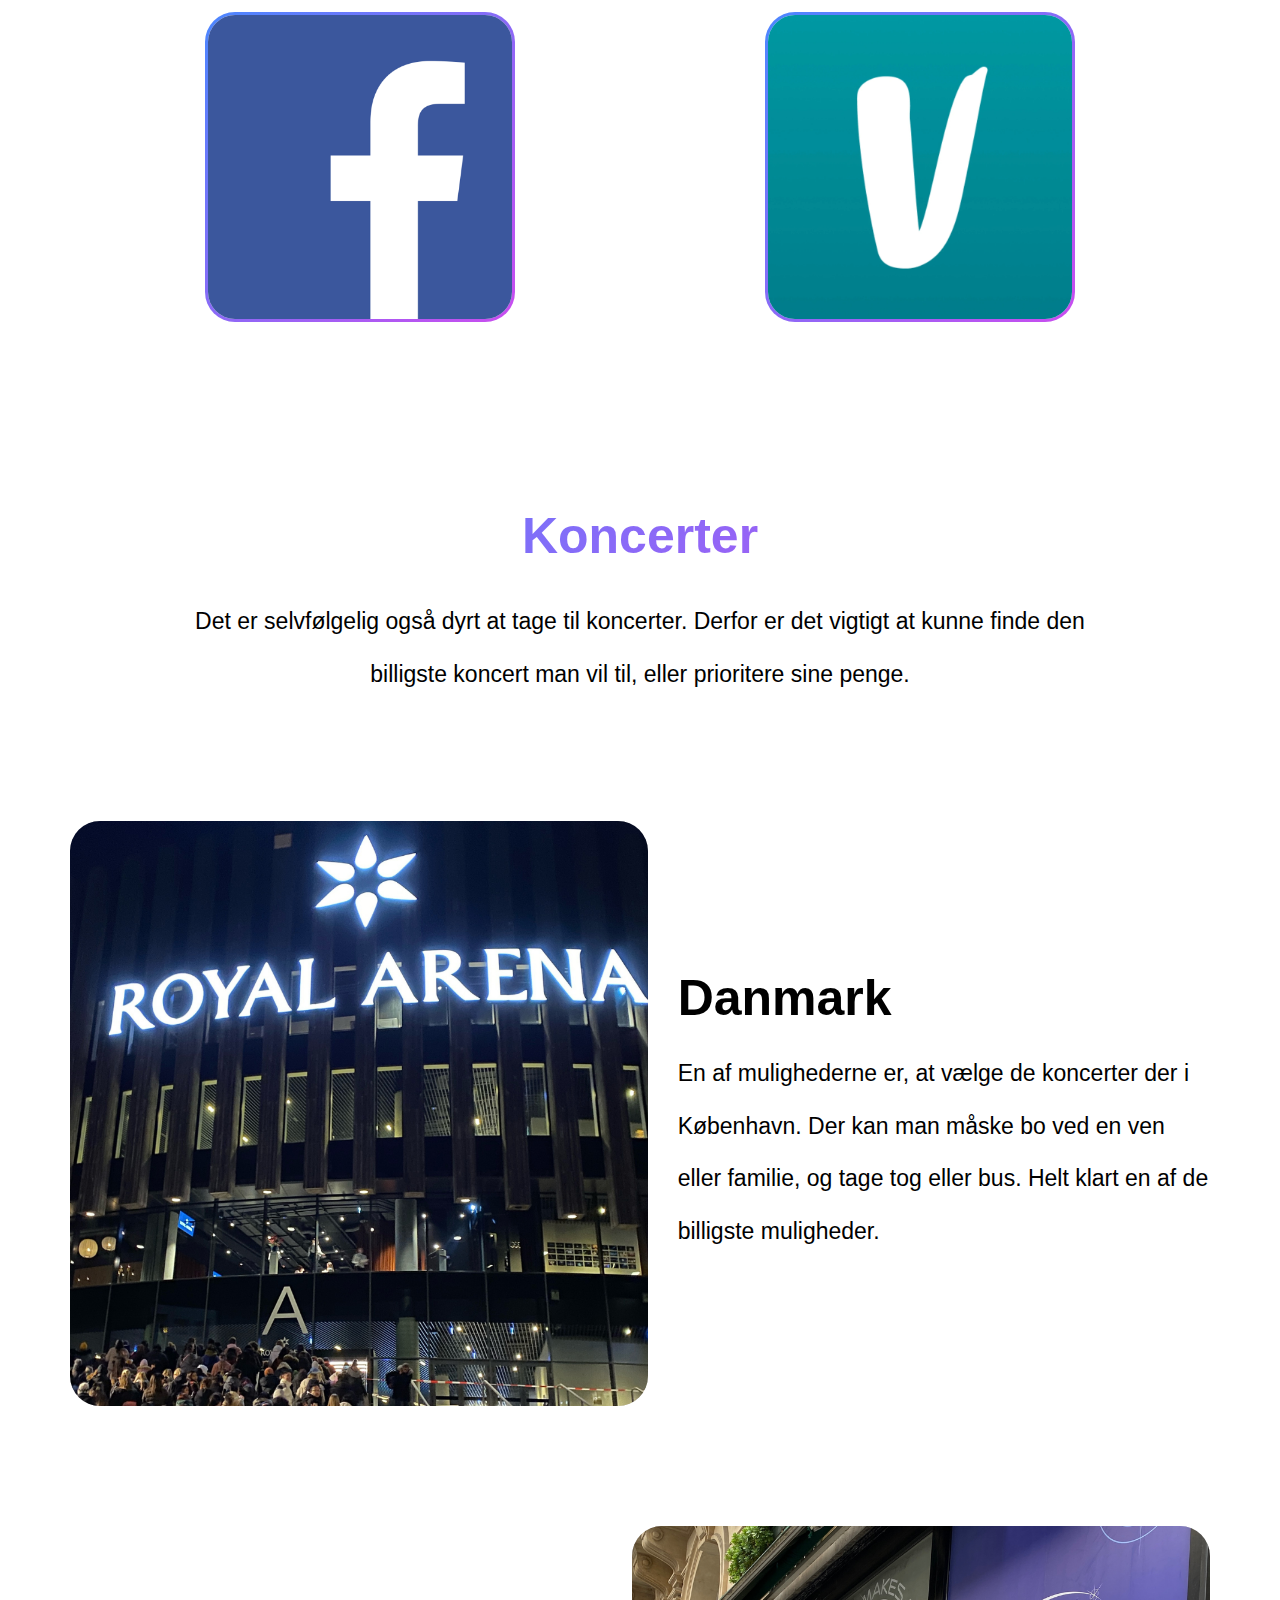
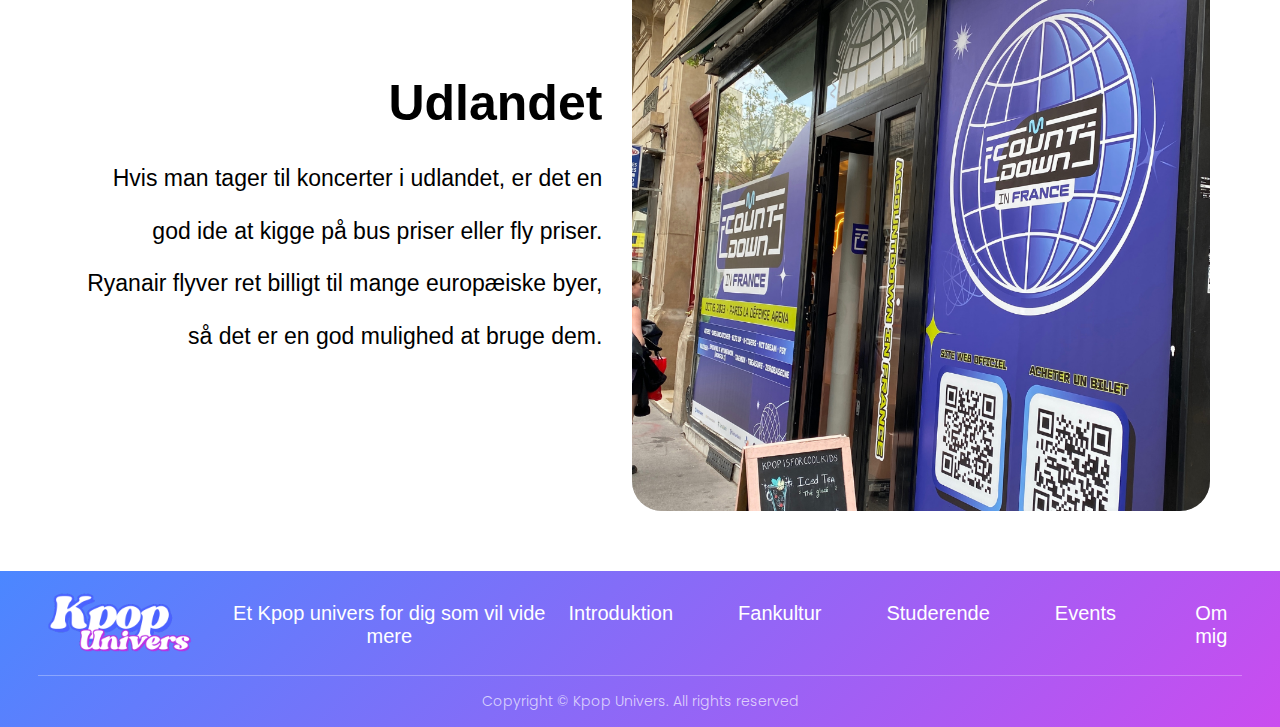
<file: studerende.html>
<!DOCTYPE html>
    <html lang="en">
    <head>
        <meta charset="UTF-8">
        <meta name="viewport" content="width=device-width, initial-scale=1.0">
        <meta http-equiv="X-UA-Compatible" content="IE=edge">
        <title>Modern Landing Page</title>
        <link href="https://fonts.googleapis.com/css2?family=Poppins:wght@300&display=swap" rel="stylesheet"> 
        <link rel="stylesheet" href="CSS/styles.css">
    </head>
    <body class="fankultur-page">
        <main>
            <header>
            <nav class="navbar">
                <div class="logo">
                    <a href="index.html">
                        <img src="IMG/Kpopunivers.png" alt="Logo">
                    </a>
                </div>
                <input type="checkbox" id="burger-toggle" class="burger-toggle" />
                <label for="burger-toggle" class="burger">&#9776;</label>
                <ul class="nav-links">
                    <li><a href="Introduktion.html">Introduktion</a></li>
                    <li><a href="fankultur.html">Fankultur</a></li>
                    <li><a href="studerende.html" class="fankultur">Studerende</a></li>
                    <li><a href="events.html">Events</a></li>
                    <li><a href="ommig.html">Om mig</a></li>
                </ul>
                <a href="kontakt.html" class="btn-cta"></a>
            </nav>
            </header> 
            
            <section class="studerende-hero-section">
                <div class="studerende-hero-content">
                    <div class="studerende-hero-text">
                        <h1>Studerende</h1>
                        <p>Tips til hvordan du kan være Kpop fan selv som en studerende</p>
                    </div>
                    <div class="studerende-hero-image-container">
                        <div class="studerende-hero-image-placeholder">
                            <img src="IMG/studerendemain.png" alt="Second hand album" />
                        </div>
                    </div>
                    <div class="studerende-hero-gradient-background"></div>
                </div>
            </section>                 
            
            <section class="secondhand-section">
                <div class="secondhand-content">
                    <div class="secondhand-text">
                        <h3>Second-hand</h3>
                        <p>Kpop albums viser stor støtte til dine yndlingsgrupper, men som studerende kan det være udfordrende at bruge over 200 kr. på et album, især når der er tre versioner af det samme album.</p>
                        <br>
                        <br>
                        <p>Ved at købe albums second-hand, altså brugt, kan man spare mange penge. På Facebook findes der flere grupper, hvor Kpop merch byttes og sælges, og Vinted er også et populært marketplace til dette formål!</p>
                    </div>
                </div>
            </section>

            <section class="secondhandimg-section">
                <a href="https://www.facebook.com/search/top/?q=kpop%20danmark" target="_blank">
                    <div class="secondhand-placeholder">
                        <img src="IMG/facebook.png" alt="Facebook">
                    </div>
                </a>
                <a href="https://www.vinted.dk/catalog?search_text=kpop&time=1729238027" target="_blank">
                    <div class="secondhand-placeholder">
                        <img src="IMG/vinted.jpeg" alt="Vinted">
                    </div> 
                </a>  
           </section>   
          
           <section class="merch-section">
            <div class="section-header">
                <h2 class="gradient-text">Koncerter</h2>
                <p>Det er selvfølgelig også dyrt at tage til koncerter. Derfor er det vigtigt at kunne finde den billigste koncert man vil til, eller prioritere sine penge.</p>
            </div>
        </section>
        
        <section class="albums-section">
            <div class="albums-content">
                <div class="albums-placeholder">
                    <img src="IMG/danmark.png" alt="Koncert i Danmark">
                </div>
                <div class="albums-text">
                    <h3>Danmark</h3>
                    <p>En af mulighederne er, at vælge de koncerter der i København. Der kan man måske bo ved en ven eller familie, og tage tog eller bus. Helt klart en af de billigste muligheder.</p>
                </div>
            </div>
        </section>
        
        <section class="udlandet-section">
            <div class="udlandet-content">
                <div class="udlandet-text">
                    <h3>Udlandet</h3>
                    <p>Hvis man tager til koncerter i udlandet, er det en god ide at kigge på bus priser eller fly priser. Ryanair flyver ret billigt til mange europæiske byer, så det er en god mulighed at bruge dem. </p>
                </div>
                <div class="udlandet-placeholder">
                    <img src="IMG/udlandet.png" alt="Koncert i Paris">
                </div>
            </div>
        </section>   
         
        <footer class="footer">
            <div class="footer-content">
                <div class="logo">
                    <img src="IMG/Kpopunivers.png" alt="Kpop Univers logo">
                </div>
                <p>Et Kpop univers for dig som vil vide mere</p>
                <nav class="footer-nav">
                    <ul>
                        <li><a href="Introduktion.html">Introduktion</a></li>
                        <li><a href="fankultur.html">Fankultur</a></li>
                        <li><a href="studerende.html">Studerende</a></li>
                        <li><a href="events.html">Events</a></li>
                        <li><a href="ommig.html">Om mig</a></li>
                    </ul>
                </nav>
            </div>
            <div class="footer-bottom">
                <hr />
                <p>Copyright © Kpop Univers. All rights reserved</p>
            </div>
        </footer>
     </main>
    </body>
    </html>
</file>
<file: CSS/styles.css>
/* General Styles */
* {
    margin: 0;
    padding: 0;
    box-sizing: border-box;
    font-family: 'Arial'
}

html {
    scroll-behavior: smooth;
}

.navhero {
    background: linear-gradient(135deg, #4B87FF, #CA4CEF);
    color: #fff;
    line-height: 1.3;
    display: flex;
    flex-direction: column;
    min-height: 100vh;
}

a {
    text-decoration: none;
    color: inherit;
}

h1 {
    margin-bottom: 20px;
}

/* Navbar */
.navbar {
    display: flex;
    justify-content: space-between;
    align-items: center;
    padding: 20px;
    background-color: transparent; /* Initial background color */
    transition: background-color 0.3s ease; /* Smooth transition */
    position: sticky;
    top: 0;
    z-index: 1000;
    font-size: 20px;
}

.logo img {
    width: 189px; /* Adjust the width as needed */
    height: auto; /* Maintain aspect ratio */
    max-width: 100%; /* Ensure it doesn't exceed the container */
    padding-left: 10px;
}

.burger-toggle {
    display: none; /* Hide the checkbox */
}

.burger {
    display: none; /* Hidden by default */
    font-size: 28px;
    cursor: pointer;
    margin-right: 20px;
}

.nav-links {
    font-weight: bold;
    list-style: none;
    display: flex;
    gap: 100px;
}

.nav-links li a {
    position: relative;
    text-decoration: none; /* Remove default underline */
    color: white; /* Adjust text color if needed */
    font-weight: bold; /* Make the font bold */
}

.nav-links li a::after {
    content: ''; /* Empty content to create the underline */
    position: absolute;
    width: 0; /* Start with no width (hidden) */
    height: 2px; /* Thickness of the line */
    background-color: white; /* Color of the line */
    bottom: -5px; /* Position the line just below the text */
    left: 0;
    transition: width 0.3s ease; /* Smooth transition */
}

.nav-links li a:hover::after {
    width: 100%; /* Expand the line to the full width of the text on hover */
}


.btn-cta {
    width: 120px;
    height: 43px;
    padding: 0;
    background-color: #ffffff; /* Button background */
    border-radius: 30px;
    transition: background 0.3s ease; /* Use background, not background-color */
    margin-right: 30px;
    display: flex;
    justify-content: center;
    align-items: center;

    /* Font Styling */
    font-size: 16px;
    font-weight: bold;
    color: white; /* Default text color */
    position: relative;
    overflow: hidden; /* For pseudo-element to work correctly */
}

.btn-cta::before {
    content: "Kontakt"; /* Button text */
    position: absolute;
    background: linear-gradient(135deg, #4B87FF, #CA4CEF); /* Gradient for text */
    -webkit-background-clip: text;
    background-clip: text;
    color: transparent; /* Transparent to show gradient */
    font-size: 20px;
    transition: background 0.3s ease;
}

.btn-cta:hover {
    background: linear-gradient(135deg, #4B87FF, #CA4CEF); /* Apply gradient to button background on hover */
}

.btn-cta:hover::before {
    background: white; /* Change text to white on hover */
    -webkit-background-clip: text;
    background-clip: text;
    color: white;
}


/* Hero Section */
.hero {
    height: 100vh; /* Full viewport height */
    display: flex;
    justify-content: flex-start; /* Align content to start */
    align-items: flex-start; /* Vertically center the content */
    text-align: center;
    flex-grow: 1;
    padding-top: 250px;
}

.hero-content {
    max-width: 1000px;
    margin: 0 auto;
    display: flex;
    flex-direction: column;
    justify-content: center;
    align-items: center;
}

.hero h1 {
    font-size: 45px;
    margin-bottom: 10px;
    font-weight: bold;
}

.hero p {
    font-size: 25px;
    margin-bottom: 50px;
}

.btn-hero {
    width: 159px;
    height: 58px;
    padding: 0px;
    background-color: #fff;
    font-weight: bold;
    border-radius: 30px;
    transition: background 0.3s ease; /* Use background, not background-color */
    transition: background-color 0.3s ease, transform 0.3s, font-size 0.3s;
    display: flex;
    justify-content: center;
    align-items: center;

    font-size: 22px;
    color: white; /* Default text color */
    overflow: hidden; /* For pseudo-element to work correctly */
}

.btn-hero::before {
    content: "Læs mere"; /* Button text */
    position: absolute;
    background: linear-gradient(135deg, #4B87FF, #CA4CEF); /* Gradient for text */
    -webkit-background-clip: text;
    background-clip: text;
    color: transparent; /* Transparent to show gradient */
    font-size: 22px;
    transition: background 0.3s ease;
}

.btn-hero:hover {
    background: linear-gradient(135deg, #4B87FF, #CA4CEF); /* Apply gradient to button background on hover */
    font-size: 25px;
    transform: scale(1.1);
}

.btn-hero:hover::before {
    background: white; /* Change text to white on hover */
    -webkit-background-clip: text;
    background-clip: text;
    color: white;
}

/* Kategorier */
.container {
    height: auto;
    display: flex;
    gap: 100px;
    display: flex;
    justify-content: center;
}

.card {
    background-color: white;
    border-radius: 20px;
    overflow: hidden;
    width: 384px;
    text-align: center;
    margin-top: 100px;
    margin-bottom: 100px;
    transition: transform 0.3s ease, box-shadow 0.3s ease; /* Smooth transition for scaling */
}

.card:hover {
    transform: scale(1.05); /* Slightly enlarges the card on hover */
    box-shadow: 0 8px 16px rgba(0, 0, 0, 0.2); /* Enhances the shadow effect on hover */
}

.con-image-placeholder1 img {
    width: 100%;
    height: 281px; /* Adjust this height as per your preference */
    object-fit: cover; /* Ensures the image covers the entire placeholder area without distortion */
    display: block; /* This removes any gap caused by inline image behavior */
}

.con-image-placeholder2 img {
    width: 100%;
    height: 281px;
    object-fit: cover; 
    display: block; 
}

.con-image-placeholder3 img {
    width: 100%;
    height: 281px; 
    object-fit: cover; 
    display: block; 
}

.con-content {
    background: linear-gradient(135deg, #4B87FF, #CA4CEF);
    color: white;
    padding: 20px;
    height: 259px;
}

.container h2 {
    font-size: 40px;
    margin-bottom: 10px;
    font-weight: bold;
    padding-top: 40px;
    padding-bottom: 10px;
}

.container p{
    font-size: 25px;
    font-weight: 100;
}

/* Events Section */
.events-section {
    background: linear-gradient(135deg, #4B87FF, #CA4CEF); /* Same gradient */
    color: white;
    text-align: center;
    padding: 60px 20px; /* Adjust padding as needed */
    height: auto;
}

.events-content h2 {
    font-size: 60px;
    font-weight: bold;
    margin-bottom: 10px;
}

.events-content p {
    font-size: 25px;
}

.events-content h4 {
    font-size: 40px;
    margin-top: 65px;
    margin-bottom: 25px;
    font-weight: bold;
}

.events-content h3 {
    font-size: 33px;
    margin-bottom: 20px;
    font-weight: lighter;
}   

.event-link {
    font-size: 25px;
    color: #00f2ff; /* Light blue color for the link */
    text-decoration: none;
    margin-bottom: 40px;
    display: block;
}

.event-link:hover {
    text-decoration: underline;
}

.btn-events {
    padding: 12px 120px;
    margin-top: 30px;
    background-color: white; /* Solid white background */
    border-radius: 30px;
    display: inline-block;
    font-size: 25px;
    font-weight: bold;
    text-align: center;
    position: relative;
    cursor: pointer;
    overflow: hidden; /* For the ::before pseudo-element */
    transition: background 0.3s ease; /* Use background, not background-color */
    transition: background-color 0.3s ease, transform 0.3s, font-size 0.3s;
    color: white; /* Default white text */
}

/* Gradient text with pseudo-element */
.btn-events::before {
    content: "Flere events"; /* Same text as the button */
    position: absolute;
    top: 0;
    left: 0;
    right: 0;
    bottom: 0;
    display: flex;
    justify-content: center;
    align-items: center;
    background: linear-gradient(135deg, #4B87FF, #CA4CEF); /* Gradient for text */
    -webkit-background-clip: text;
    background-clip: text;
    color: transparent; /* Hide the background so only the gradient shows */
    font-size: 25px;
    z-index: 1;
    transition: background 0.3s ease;
}

/* Hover effect */
.btn-events:hover {
    background: linear-gradient(135deg, #4B87FF, #CA4CEF); /* Gradient background on hover */
    transform: scale(1.1);
}

.btn-events:hover::before {
    color: white; /* White text on hover */
    background: none; /* Remove the gradient from the text on hover */
}

/*kontakt section*/
.kontakt-section {
    background-color: white;
    border-radius: 20px;
    overflow: hidden;
    text-align: center;
    height: auto;
    transition: transform 0.3s ease, box-shadow 0.3s ease; /* Smooth transition for scaling */
}

.kontakt-section h1 {
    font-size: 60px;
    font-weight: bold;
    margin-top: 80px;
    margin-bottom: 25px;
}

.kontakt-section p {
    font-size: 30px;
    margin-bottom: 50px;
}

.btn-kontakt {
    padding: 15px 70px;
    margin-top: 10px;
    background: linear-gradient(135deg, #4B87FF, #CA4CEF); /* Gradient background */
    border-radius: 30px;
    display: inline-block;
    font-size: 30px;
    font-weight: bold;
    text-align: center;
    position: relative;
    cursor: pointer;
    color: white; /* Always white text */
    transition: transform 0.3s ease; /* Only a subtle transform effect on hover */
    margin-bottom: 70px;
}

/* Hover effect */
.btn-kontakt:hover {
    transform: scale(1.05); /* Slightly enlarge the button on hover */
}

/* Footer Styles */
.footer {
    background: linear-gradient(135deg, #4B87FF, #CA4CEF); /* Gradient background */
    color: white;
    text-align: center;
}

.footer-content {
    margin-left: 1%;
    margin-right: 3%;
    padding-top: 15px;
    padding-bottom: 10px;
    display: flex; /* Flexbox to align items in a row */
    justify-content: space-between; /* Space between logo, text, and nav */
    align-items: center; /* Vertically center items */
}

.footer-content .logo img {
    width: 200px;
}

.footer-content p {
    font-size: 20px;
}

.footer-content {
    text-align: center;
    flex-grow: 1; /* Take up available space */
}

.footer-nav ul {
    list-style: none;
    padding: 0;
    font-size: 20px;
    display: flex; /* Display nav links in a row */
    gap: 65px;
}

.footer-nav ul li a {
    color: white;
    text-decoration: none;
}

.footer-nav ul li a:hover {
    text-decoration: underline;
}

/* Footer Bottom: This will stack the line and the copyright text */
.footer-bottom {
    margin-top: 0px;
    text-align: center; /* Ensure everything is centered */
}

.footer-bottom hr {
    border: none;
    height: 1px;
    margin-right: 3%;
    margin-left: 3%;
    background-color: rgba(255, 255, 255, 0.3); /* Subtle white line */
    margin-bottom: 0px;
}

.footer-bottom p {
    font-family: 'Poppins', sans-serif; /* Apply Poppins font */
    font-weight: 300; /* Light weight for Poppins */
    font-size: 14px;
    color: rgba(255, 255, 255, 0.7); /* Fainter white for copyright */
    padding-top: 15px;
    padding-bottom: 15px;
}

/* Responsive Navbar */
@media (max-width: 768px) {
    .nav-links {
        display: none; /* Hide nav links by default on mobile */
        flex-direction: column;
        background-color: rgba(0, 0, 0, 0.8); /* Background color for nav options */
        color: white; /* Make text color white */
        width: 100%;
        padding: 20px;
        position: absolute; /* Make it an overlay */
        top: 125px; /* Adjust this value to move the entire dropdown further down */
        right: 0;
        z-index: 999;
        border-bottom-left-radius: 30px; /* Add border radius to the bottom corners */
        border-bottom-right-radius: 30px; /* Add border radius to the bottom corners */
    }

    .nav-links li {
        margin-bottom: 15px; /* Reduced spacing between menu items */
    }

    .nav-links li:last-child {
        margin-bottom: 0; /* Remove margin from the last menu item */
    }

    .nav-links li a {
        color: white !important; /* Ensure links have white text */
        padding: 5px 0; /* Reduce padding to make tapping more comfortable but not excessive */
    }

    .burger {
        display: block; /* Show burger icon */
        cursor: pointer;
    }

    .burger-toggle:checked + .burger + .nav-links {
        display: flex; /* Show links when burger menu is toggled */
    }

    .btn-cta {
        display: none !important; /* Forcefully hide the "Kontakt" button on small screens */
    }
    .logo img {
        width: 160px; /* Reduce logo size for mobile */
        padding-left: 0;
    }
}

/* Hero Section - Mobile Adjustments */
@media (max-width: 768px) {
    .hero {
        height: auto; /* Let height adjust to fit content */
        padding: 200px 20px; /* Reduced padding for a more compact view */
        display: flex;
        flex-direction: column; /* Stack items vertically */
        justify-content: flex-start; /* Align content to the start */
        align-items: center; /* Center items horizontally */
        text-align: center;
    }

    .hero-content {
        width: 100%;
        max-width: 600px; /* Limit the maximum width for better readability */
        margin: 0 auto;
        display: flex;
        flex-direction: column; /* Stack items */
        align-items: center; /* Center items horizontally */
    }

    .hero h1 {
        margin-bottom: 30px; /* Create space below heading */
        line-height: 1.3; /* Improve readability on smaller screens */
    }

    .hero p {
        margin-bottom: 80px; /* Add space below the paragraph */
        line-height: 1.5;
    }

    .btn-hero {
        order: 3; /* Ensure the button is displayed after the heading and paragraph */
        width: 180px; /* Adjust button width for a better fit */
        height: 50px; /* Adjust height for better spacing */
        margin-top: 20px; /* Add space above button */
        margin-bottom: 20px; /* Add space below button */
        border-radius: 25px;
    }
}


/* Responsive Styles for Kategorier Section */
@media (max-width: 768px) {
    .container {
        flex-direction: column; /* Stack cards vertically on small screens */
        align-items: center; /* Center align stacked cards */
        gap: 30px; /* Reduce gap for smaller screens */
    }

    .card {
        width: 90%; /* Make each card take up most of the screen width on mobile */
        margin: 20px 0; /* Add margin to create space between stacked cards */
    }
}

/* Footer for Mobile View */
@media (max-width: 768px) {
    /* Adjust Footer Layout for Mobile Devices */
    .footer-content {
        display: flex; /* Flexbox for aligning items */
        flex-direction: row; /* Keep the logo and links in a row */
        align-items: center; /* Align items vertically center */
        justify-content: flex-start; /* Align logo and links slightly to the left */
        text-align: left; /* Align text to the left */
        gap: 30px; /* Space between the logo and the links */
        padding-left: 20px; /* Add padding to shift content slightly to the left */
    }

    .footer-content .logo img {
        width: 175px; /* Smaller size for the logo on mobile devices */
        height: auto; /* Maintain aspect ratio */
    }

    /* Hide Footer Paragraph Text on Mobile */
    .footer-content p {
        display: none; /* Remove paragraph text on mobile */
    }

    /* Navigation Links Adjustments */
    .footer-nav ul {
        display: flex;
        flex-direction: column; /* Stack links vertically */
        align-items: flex-start; /* Align links to the left */
        gap: 15px; /* Reduced gap between each link for better spacing */
        margin: 0; /* Remove any default margin */
        padding: 0; /* Remove any default padding */
    }

    .footer-nav ul li {
        padding: 0; /* Remove unnecessary padding */
    }

    /* Footer Bottom Adjustments */
    .footer-bottom hr {
        margin: 0px 0; /* Space above and below the line */
    }

    .footer-bottom p {
        display: none; /* Hide copyright text on mobile */
    }
}

/* Introduktion Page */
.introduction-page .navhero {
    background-color: white;
    color: black;
}

.introduction-page .navbar {
    background-color: white; /* White background for the navbar */
}

.introduction-page .nav-links li a {
    color: black; /* Black text for nav links */
}

.introduction-page .nav-links li a.introduktion::after {
    content: ''; /* Create an empty content */
    position: absolute; /* Position absolutely */
    width: 100%; /* Full width of the link */
    height: 2px; /* Height of the line */
    background: linear-gradient(135deg, #4B87FF, #CA4CEF); /* Gradient color */
    bottom: -5px; /* Position it just below the text */
    left: 0; /* Align to the left */
    transform: scaleX(1); /* Always visible */
}

.introduction-page .nav-links li a::after {
    background: linear-gradient(135deg, #4B87FF, #CA4CEF); /* Gradient underline */
}

/* Reversed Button (nav button) */
.introduction-page .btn-cta {
    width: 120px;
    height: 43px;
    padding: 0;
    background: linear-gradient(135deg, #4B87FF, #CA4CEF); /* Gradient background */
    border-radius: 30px;
    font-size: 16px;
    font-weight: bold;
    color: white; /* White text initially */
    display: flex;
    justify-content: center;
    align-items: center;
    position: relative;
    overflow: hidden;
    transition: background 0.3s ease, color 0.3s ease, box-shadow 0.3s ease;
    z-index: 1; /* Ensure button content stays on top */
    border: none; /* Remove any default border */
}

/* Ensure the text is white by default */
.introduction-page .btn-cta::before {
    content: "Kontakt"; /* Button text */
    position: absolute;
    color: white; /* Keep text white initially */
    font-size: 20px;
    z-index: 2; /* Ensure text stays on top */
}

/* Reversed Button (nav button) */
.introduction-page .btn-cta {
    width: 120px;
    height: 43px;
    padding: 0;
    background: linear-gradient(135deg, #4B87FF, #CA4CEF); /* Gradient background */
    border-radius: 30px;
    font-size: 16px;
    font-weight: bold;
    color: white; /* White text initially */
    display: flex;
    justify-content: center;
    align-items: center;
    transition: background 0.3s ease, color 0.3s ease;
}

/* Ensure the text is white by default */
.introduction-page .btn-cta::before {
    content: "Kontakt"; /* Button text */
    position: absolute;
    color: white; /* Keep text white initially */
    font-size: 20px;
}

/* Hover Effect */
.introduction-page .btn-cta:hover {
    background-color: white; /* White background on hover */
    color: transparent;
    background-clip: text;
    -webkit-background-clip: text;
    background-image: linear-gradient(135deg, #4B87FF, #CA4CEF); /* Gradient text on hover */
    -webkit-text-fill-color: transparent; /* Ensure gradient text is visible */
}

.introduction-page .btn-cta:hover::before {
    background-image: linear-gradient(135deg, #4B87FF, #CA4CEF); /* Gradient text */
    -webkit-background-clip: text;
    background-clip: text;
    color: transparent;
}

.introduction-page .hero {
    background-color: white;
    color: black;
}

.introduction-page .hero h1, .introduction-page .hero p {
    color: black;
}

/* Introduktion Page Hero Section */
.introduction-page .hero-section {
    padding: 50px 30px; /* Set padding on the left and right to 30px */
    background-color: white;
    text-align: left;
    min-height: calc(100vh + 100px); /* Increase hero section height by 100px */
    display: flex;
    align-items: center; /* Vertically center the content */
}

.introduction-page .hero-content {
    display: grid; /* Use CSS Grid */
    grid-template-columns: 1fr 661px; /* One column for text, one for image */
    grid-gap: 30px; /* Space between text and image */
    align-items: center; /* Vertically center the content inside the grid */
    max-width: 1500px; /* Ensure content is centered and fits the screen */
    margin: 0 auto; /* Center the grid content */
}

.introduction-page .hero-text {
    padding-left: 30px; /* Ensure only 30px padding on the left */
}

.introduction-page .hero-text h1 {
    font-size: 70px; /* Set h1 font size to 70px */
    margin-bottom: 20px;
    font-weight: bold;
}

.introduction-page .hero-text p {
    font-size: 28px; /* Set p font size to 28px */
    line-height: 50px; /* Set line-height to 50px */
    max-width: 624px; /* Limit paragraph width to 624px */
}

.introduction-page .hero-image-placeholder {
    width: 661px; /* Fixed width */
    height: 644px; /* Fixed height */
    background-color: #d3d3d3; /* Fallback background color */
    border-radius: 30px; /* Add 30px corner radius */
    overflow: hidden; /* Ensures image corners stay rounded */
    margin-left: auto; /* Align the image properly without skewing */
    margin-right: 30px; /* Add space between the image and screen edge */
}

.introduction-page .hero-image-placeholder img {
    width: 100%;
    height: 100%; /* Ensure the image fills the container */
    object-fit: cover; /* Ensures the image covers the placeholder without distortion */
    border-radius: 30px; /* Apply same corner radius to the image */
}

/* Scoped styles for the article section to avoid affecting other pages */
.article-section {
    background: linear-gradient(135deg, #4B87FF, #CA4CEF); /* Gradient background */
    padding: 40px 30px; /* Moderate padding */
    text-align: center;
    color: white;
}

.article-section .section-header h1 {
    font-size: 50px; /* Large title size */
    margin-bottom: 20px; /* Spacing below title */
    font-weight: bold;
}

.article-section .section-header p {
    font-size: 23px; /* Larger text size */
    line-height: 2.3; /* Improved readability */
    max-width: 1131px; /* Set a wider max width for the paragraph */
    margin: 20px auto; /* Center paragraphs */
    font-weight: lighter;
}

/* Ensure that hero section and main page styles are unaffected */
.introduction-page .hero-section, 
.main-page .hero-section {
    padding: initial;
    margin: initial;
}

/* Scoped styles for the Grupper section */
.grupper-section {
    background-color: white; /* White background */
    padding: 50px 30px; /* Add some padding */
    text-align: center; /* Center-align text */
    color: black;
}

.grupper-section .section-header h2 {
    font-size: 45px; /* Large heading */
    font-weight: bold;
    margin-bottom: 20px;
}

.grupper-section .section-header p {
    font-size: 23px; /* Paragraph text size */
    line-height: 2.3; /* Improve readability */
    max-width: 1131px; /* Set the same width as placeholders */
    margin: 0 auto 40px; /* Center text and add bottom margin */
    font-weight: lighter;
    letter-spacing: 0.5px;
}

.grupper-grid {
    display: flex;
    flex-direction: column; /* Stack placeholders vertically */
    align-items: center; /* Center-align the grid */
    gap: 50px; /* Add 30px gap between placeholders */
}

.grupper-placeholder {
    width: 1131px; /* Set width to 1131px */
    height: 217px; /* Set height to 217px */
    background-color: white; /* Set background color to make the gradient border visible */
    border: 5px solid transparent; /* Use a transparent border */
    border-radius: 30px; /* Corner radius of 30px */
    background-image: linear-gradient(white, white), linear-gradient(135deg, #4B87FF, #CA4CEF); /* Double background */
    background-origin: border-box;
    background-clip: content-box, border-box; /* Ensures gradient only applies to the border */
    display: flex;
    justify-content: center;
    align-items: center;
    overflow: hidden; /* Ensure the image is contained inside the rounded corners */
    transition: transform 0.3s ease; /* Subtle transform effect on hover */
}

.grupper-placeholder img {
    width: 100%; /* Ensure the image takes full width */
    height: 100%; /* Ensure the image takes full height */
    object-fit: cover; /* Ensure the image covers the entire placeholder without distortion */
    border-radius: 25px; /* Apply radius slightly less than the container to match the border radius */
}

/* Hover effect */
.grupper-placeholder:hover {
    transform: scale(1.05); /* Slightly enlarge the button on hover */
}

/* Merchandise Section */
.merch-section {
    background-color: white;
    padding: 60px 30px;
    text-align: center;
}

.merch-section .gradient-text {
    font-size: 50px;
    font-weight: bold;
    background: linear-gradient(135deg, #4B87FF, #CA4CEF); /* Gradient background */
    -webkit-background-clip: text; /* Clip background to text */
    background-clip: text; /* Clip background to text */
    color: transparent; /* Make text transparent to show gradient */
    margin-bottom: 30px;
}

.merch-section p {
    font-size: 23px;
    line-height: 2.3;
    max-width: 900px;
    margin: 0 auto;
}

/* Albums Section */
.albums-section {
    background-color: white;
    padding: 60px 70px;
}

.albums-content {
    display: flex;
    align-items: center; /* Align items vertically center */
    justify-content: space-between; /* Distribute space between items */
}

.albums-placeholder {
    width: 651px; /* Set width */
    height: 585px; /* Set height */
    background-color: #d3d3d3;
    border-radius: 30px;
    margin-right: 30px; /* Space between placeholder and text */
}

.albums-placeholder img {
    width: 100%; /* Ensure the image takes full width */
    height: 100%; /* Ensure the image takes full height */
    object-fit: cover; /* Ensure the image covers the entire placeholder without distortion */
    border-radius: 30px; /* Apply radius slightly less than the container to match the border radius */
}

.albums-text {
    text-align: left; /* Align text to the left within this div */
}

.albums-text h3 {
    font-size: 50px; /* Adjusted font size for Albums title */
    margin-bottom: 20px;
}

.albums-text p {
    font-size: 23px; /* Adjusted font size for Albums description */
    line-height: 2.3;
    max-width: 600px;
}

.lightsticks-section {
    background-color: white;
    padding: 60px 70px;
}

.lightsticks-content {
    display: flex;
    align-items: center; /* Align items vertically center */
    justify-content: space-between; /* Distribute space between items */
    flex-direction: row-reverse; /* Reverse the direction to align image on the right */
}

.lightsticks-text {
    text-align: right; /* Align text to the right within this div */
    margin-right: 30px; /* Add margin to the right to create space between text and image */
}

.lightsticks-text h3 {
    font-size: 50px; /* Adjusted font size for Lightsticks title */
    margin-bottom: 20px;
}

.lightsticks-text p {
    font-size: 23px; /* Adjusted font size for Lightsticks description */
    line-height: 2.3;
    max-width: 600px;
}

.lightsticks-placeholder {
    width: 651px; /* Set width */
    height: 585px; /* Set height */
    background-color: #d3d3d3;
    border-radius: 30px;
}

.lightsticks-placeholder img {
    width: 100%; /* Ensure the image takes full width */
    height: 100%; /* Ensure the image takes full height */
    object-fit: cover; /* Ensure the image covers the entire placeholder without distortion */
    border-radius: 30px; /* Apply radius slightly less than the container to match the border radius */
}

/* fankultur intro */
.kontakt-section-intro {
    background-color: white;
    overflow: hidden;
    text-align: center;
    height: 525px;
    transition: transform 0.3s ease, box-shadow 0.3s ease; /* Smooth transition for scaling */
    padding-top: 20px;
}

.kontakt-section-intro p{
    font-size: 30px;
    padding-top: 60px;
    padding-left: 60px;
    padding-right: 60px;
    padding-bottom: 50px;
    line-height: 1.8;
}

/* Media Queries for mobile responsiveness */
@media (max-width: 768px) {
    /* Hero Section Mobile Styling */
    .introduction-page .hero-section {
        padding: 20px 15px; /* Reduce padding for mobile to save space */
        text-align: center; /* Center the text on mobile */
        min-height: 80vh; /* Adjust the height for smaller screens */

        display: block; /* Stack everything vertically */
        align-items: unset; /* Unset any centering to allow free height adjustment */
    }

    .introduction-page .hero-content {
        display: block; /* Stack content vertically on mobile */
        text-align: center; /* Center text */
        margin: 0 auto;
    }

    .introduction-page .hero-text,
    .introduction-page .hero-image-placeholder {
        width: 100%; /* Full width on mobile */
        margin-left: 0; /* Remove margin */
    }

    .introduction-page .hero-image-placeholder {
        width: 100%;
        max-width: 661px; /* Limit the width to maintain layout */
        height: auto; /* Let height adjust automatically */
        margin-bottom: 20px; /* Space below the image */
        background-color: #d3d3d3; /* Fallback background color */
        border-radius: 30px; /* Add corner radius */
        overflow: hidden; /* Ensure rounded corners for image */
        display: flex; /* Flex to align image if needed */
        justify-content: center;
        align-items: center;
    }
    
    .introduction-page .hero-image-placeholder img {
        width: 100%;
        height: 100%; /* Set to fill the container height */
        object-fit: cover; /* Make sure image fills without losing aspect ratio */
        border-radius: 30px; /* Make sure it matches the container */
        display: block; /* Remove any inline image gaps */
    }    
    
    .introduction-page .hero-text {
        margin-bottom: 20px; /* Add margin for spacing */
        margin-top: 20px;
    }

    .introduction-page .hero-text h1 {
        font-size: 45px; /* Adjust h1 font size for mobile */
        margin-bottom: 15px;
        margin-right: 20px;
    }

    .introduction-page .hero-text p {
        font-size: 20px; /* Adjust p font size for mobile */
        line-height: 30px; /* Make line height smaller for readability */
        margin-right: 20px;
    }

    /* Article Section Mobile Styling */
    .article-section {
        padding: 30px 15px; /* Reduce padding for smaller screens */
    }

    .article-section .section-header h1 {
        font-size: 35px; /* Smaller title on mobile */
        margin-bottom: 15px;
    }

    .article-section .section-header p {
        font-size: 18px; /* Adjusted text size */
        line-height: 1.8; /* Tighter line spacing */
        max-width: 100%; /* Make sure it takes full width */
        margin: 15px auto;
    }

    /* Grupper Section Mobile Styling */
    .grupper-section .section-header h2 {
        font-size: 35px; /* Smaller heading size */
        margin-bottom: 15px;
    }

    .grupper-section .section-header p {
        font-size: 18px; /* Reduce paragraph font size */
        line-height: 1.8; /* Line height adjusted for readability */
        max-width: 100%; /* Full width on mobile */
    }

    .grupper-grid {
        gap: 30px; /* Smaller gap between placeholders */
    }

    .grupper-placeholder {
        width: 100%; /* Full width on mobile */
        height: auto; /* Adjust height */
        padding: 10px; /* Padding for smaller screens */
        border: 1px solid transparent; /* Smaller border stroke */
        background-image: linear-gradient(white, white), linear-gradient(135deg, #4B87FF, #CA4CEF); /* Gradient background */
        background-origin: border-box;
        background-clip: content-box, border-box; /* Ensures gradient only applies to the border */
    }

    .grupper-placeholder img {
        width: 100%; /* Full width of the image */
        height: 100%; /* Full height of the container */
        object-fit: cover; /* Ensure the image fills the container */
        border-radius: 20px; /* Match the radius to keep alignment within the gradient border */
    }

    /* Merchandise Section */
    .merch-section .gradient-text {
        font-size: 35px; /* Smaller gradient text for mobile */
    }

    .merch-section p {
        font-size: 18px; /* Smaller paragraph text */
        line-height: 1.8; /* Adjust line height */
    }

    /* Albums & Lightsticks Section Adjustments */
    .albums-content,
    .lightsticks-content {
        flex-direction: column; /* Stack items vertically */
        align-items: center; /* Center items */
        text-align: center; /* Align text for mobile */
    }

    .albums-placeholder,
    .lightsticks-placeholder {
        width: 100%; /* Full width */
        height: auto; /* Flexible height */
        margin: 0 0 20px 0; /* Bottom margin for spacing */
    }

    .albums-text h3,
    .lightsticks-text h3 {
        font-size: 35px; /* Smaller titles for mobile */
    }

    .albums-text p,
    .lightsticks-text p {
        font-size: 18px; /* Adjust text size */
        max-width: 100%; /* Full width text */
    }

    /* Kontakt Section Intro */
    .kontakt-section-intro {
        padding: 40px 15px; /* Reduce padding for mobile */
        height: auto; /* Allow flexible height */
    }

    .kontakt-section-intro p {
        font-size: 20px; /* Smaller font size */
        padding: 20px 15px; /* Reduce padding for text */
    }

    /* Navbar for Introduktion Page */
    .introduction-page .navbar {
        position: relative; /* Make sure the navbar is positioned correctly */
        padding: 20px;
    }

    .introduction-page .nav-links {
        display: none; /* Hide nav links by default on mobile */
        flex-direction: column;
        background-color: rgba(0, 0, 0, 0.8); /* Background color for nav options */
        color: white;
        width: 100%; /* Make it narrower to avoid touching the edges */
        padding: 20px;
        position: absolute; /* Make it an overlay */
        top: 110px; /* Adjust position slightly lower to avoid overlap with header */
        border-bottom-left-radius: 30px; /* Rounded corners at the bottom left */
        border-bottom-right-radius: 30px; /* Rounded corners at the bottom right */
        z-index: 999;
    }

    .introduction-page .nav-links li {
        margin-bottom: 15px; /* Consistent spacing between links */
    }

    .introduction-page .nav-links li a {
        color: white; /* Set link text color to white */
    }

    .introduction-page .burger {
        display: block; /* Show burger icon */
        cursor: pointer;
        font-size: 28px; /* Adjust icon size */
        color: black; /* Burger icon color */
    }

    .introduction-page .burger-toggle:checked + .burger + .nav-links {
        display: flex; /* Show links when burger menu is toggled */
    }

    /* Hide the "Kontakt" Button on Mobile */
    .introduction-page .btn-cta {
        display: none; /* Hide the button on small screens */
    }

    /* Adjust the Navbar Logo Position */
    .introduction-page .logo img {
        width: 160px; /* Reduce logo size for mobile */
        padding-left: 0;
    }
}

/*Fankultur page styling*/
.fankultur-page .navhero {
    background-color: white;
    color: black;
}

.fankultur-page .navbar {
    background-color: white; /* White background for the navbar */
}

.fankultur-page .nav-links li a {
    color: black; /* Black text for nav links */
}

.fankultur-page .nav-links li a.fankultur::after {
    content: ''; /* Create an empty content */
    position: absolute; /* Position absolutely */
    width: 100%; /* Full width of the link */
    height: 2px; /* Height of the line */
    background: linear-gradient(135deg, #4B87FF, #CA4CEF); /* Gradient color */
    bottom: -5px; /* Position it just below the text */
    left: 0; /* Align to the left */
    transform: scaleX(1); /* Always visible */
}

.fankultur-page .nav-links li a::after {
    background: linear-gradient(135deg, #4B87FF, #CA4CEF); /* Gradient underline */
}

/* Reversed Button (nav button) */
.fankultur-page .btn-cta {
    width: 120px;
    height: 43px;
    padding: 0;
    background: linear-gradient(135deg, #4B87FF, #CA4CEF); /* Gradient background */
    border-radius: 30px;
    font-size: 16px;
    font-weight: bold;
    color: white; /* White text initially */
    display: flex;
    justify-content: center;
    align-items: center;
    position: relative;
    overflow: hidden;
    transition: background 0.3s ease, color 0.3s ease, box-shadow 0.3s ease;
    z-index: 1; /* Ensure button content stays on top */
    border: none; /* Remove any default border */
}

/* Ensure the text is white by default */
.fankultur-page .btn-cta::before {
    content: "Kontakt"; /* Button text */
    position: absolute;
    color: white; /* Keep text white initially */
    font-size: 20px;
    z-index: 2; /* Ensure text stays on top */
}

/* Reversed Button (nav button) */
.fankultur-page .btn-cta {
    width: 120px;
    height: 43px;
    padding: 0;
    background: linear-gradient(135deg, #4B87FF, #CA4CEF); /* Gradient background */
    border-radius: 30px;
    font-size: 16px;
    font-weight: bold;
    color: white; /* White text initially */
    display: flex;
    justify-content: center;
    align-items: center;
    transition: background 0.3s ease, color 0.3s ease;
}

/* Ensure the text is white by default */
.fankultur-page .btn-cta::before {
    content: "Kontakt"; /* Button text */
    position: absolute;
    color: white; /* Keep text white initially */
    font-size: 20px;
}

/* Hover Effect */
.fankultur-page .btn-cta:hover {
    background-color: white; /* White background on hover */
    color: transparent;
    background-clip: text;
    -webkit-background-clip: text;
    background-image: linear-gradient(135deg, #4B87FF, #CA4CEF); /* Gradient text on hover */
    -webkit-text-fill-color: transparent; /* Ensure gradient text is visible */
}

.fankultur-page .btn-cta:hover::before {
    background-image: linear-gradient(135deg, #4B87FF, #CA4CEF); /* Gradient text */
    -webkit-background-clip: text;
    background-clip: text;
    color: transparent;
}

.fankultur-page .hero {
    background-color: white;
    color: black;
}

.fankultur-page .hero h1, .fankultur-page .hero p {
    color: black;
}

/* Fankultur Hero Section */
.fankultur-hero-section {
    padding:120px 0px; /* Padding for spacing */
    height: 1000px; /* Minimum height for the hero section */
    position: relative; /* Allows absolutely positioned children */
}

.fankultur-hero-gradient-background {
    margin-top: 300px;
    position: absolute; /* Position it absolutely within the hero section */
    top: 0; /* Align to the top */
    left: 0; /* Align to the left */
    right: 0; /* Align to the right */
    height: 580px; /* Set the height of the gradient background */
    width: 100%;
    background: linear-gradient(135deg, #4B87FF, #CA4CEF); /* Gradient background */
    border-radius: 0px; /* Match corner radius */
    z-index: 0; /* Ensure background is behind all content */
}

.fankultur-hero-content {
    display: flex; /* Flexbox layout for content */
    flex-direction: column; /* Stack items vertically */
    align-items: center; /* Center items horizontally */
    width: 100%; /* Full width */
    position: relative; /* Allows z-index stacking for text and image */
    z-index: 1; /* Ensure content is above the gradient */
}

.fankultur-hero-text {
    text-align: center; /* Center text */
    margin-bottom: 50px; /* Space below text */
}

.fankultur-hero-text h1 {
    font-size: 70px; /* Font size for the heading */
    margin-bottom: 20px; /* Margin below heading */
    font-weight: bold; /* Bold text */
}

.fankultur-hero-text p {
    font-size: 28px; /* Font size for paragraph */
    line-height: 50px; /* Line height for readability */
}

.fankultur-hero-image-container {
    position: relative; /* Keep this for absolute positioning of the gradient */
    width: 1072px; /* Fixed width to match the image placeholder */
    height: 591px; /* Fixed height to match the image placeholder */
    margin: 0 auto; /* Center the image container */
}

.fankultur-hero-image-placeholder {
    width: 1072px; /* Fixed width */
    height: 591px; /* Fixed height */
    border-radius: 30px; /* Rounded corners for image */
    overflow: hidden; /* Ensure corners stay rounded */
    position: relative; /* Position relative for inner image */
    z-index: 1; /* Ensure image is above background */
}

.fankultur-hero-image-placeholder img {
    width: 100%; /* Make image responsive */
    height: 100%; /* Ensure image fills the container */
    object-fit: cover; /* Ensures the image covers the placeholder */
    border-radius: 30px; /* Apply same corner radius to the image */
}

/* Interaktioner Section */
.interaktioner-section {
    background-color: white;
    padding: 0px 70px;
    padding-top: 175px;
    padding-bottom: 70px;
}

.interaktioner-content {
    display: flex;
    align-items: center; /* Align items vertically center */
    justify-content: space-between; /* Distribute space between items */
}

.interaktioner-placeholder {
    width: 651px; /* Set width */
    height: 585px; /* Set height */
    background-color: #d3d3d3;
    border-radius: 30px;
    margin-right: 30px; /* Space between placeholder and text */
}

.interaktioner-placeholder img {
    width: 100%; /* Make image responsive */
    height: 100%; /* Ensure image fills the container */
    object-fit: cover; /* Ensures the image covers the placeholder */
    border-radius: 30px; /* Apply same corner radius to the image */
}

.interaktioner-text {
    text-align: left; /* Align text to the left within this div */
}

.interaktioner-text h3 {
    font-size: 50px; /* Adjusted font size for Interaktioner title */
    margin-bottom: 20px;
}

.interaktioner-text p {
    font-size: 23px; /* Adjusted font size for Interaktioner description */
    line-height: 2.3;
    max-width: 600px;
}

/*photocards section*/
.photocards-section {
    background-color: white;
    padding: 60px 30px;
    text-align: center;
}

.photocards-section .gradient-text {
    font-size: 50px;
    font-weight: bold;
    background: linear-gradient(135deg, #4B87FF, #CA4CEF); /* Gradient background */
    -webkit-background-clip: text; /* Clip background to text */
    background-clip: text; /* Clip background to text */
    color: transparent; /* Make text transparent to show gradient */
    margin-bottom: 30px;
}

.photocards-section p {
    font-size: 25px;
    line-height: 2.3;
    max-width: 1100px;
    margin: 0 auto;
}

.photocardsimg-section {
    display: flex; /* Use flexbox to align items */
    justify-content: space-between; /* Space items evenly */
    align-items: center; /* Align items vertically center */
    padding-left: 70px;
    padding-right: 70px;
    padding-bottom: 70px;
}

.photocards-placeholder {
    width: 622px; /* Fixed width */
    height: 488px; /* Fixed height */
    border-radius: 30px; /* Corner radius */
    overflow: hidden; /* Ensure corners stay rounded */
    margin-right: 30px; /* Space between the placeholders */
    background-color: #d3d3d3; /* Optional: background color */
}

.photocards-placeholder:last-child {
    margin-right: 0; /* Remove margin from the last placeholder */
}

.photocards-placeholder img {
    width: 100%; /* Make image responsive */
    height: 100%; /* Ensure image fills the container */
    object-fit: cover; /* Ensures the image covers the placeholder */
}

/*koncerter*/
.koncerter-section {
    background-color: white; /* Background color for the section */
    padding: 60px 30px; /* Padding for spacing */
}

.koncerter-content {
    max-width: 1115px; /* Limit the width of the content */
    margin: 0 auto; /* Center the content */
    text-align: center; /* Center the text */
}

.koncerter-title {
    font-size: 50px; /* Title font size */
    margin-bottom: 50px; /* Space below title */
    font-weight: bold; /* Bold text */
}

.koncerter-image-placeholder {
    width: 1115px; /* Width of the image placeholder */
    height: 488px; /* Height of the image placeholder */
    margin: 50px auto; /* Center the placeholder with margin */
    border-radius: 30px; /* Corner radius for placeholder */
    overflow: hidden; /* Ensure corners stay rounded */
}

.koncerter-image-placeholder img {
    width: 100%; /* Make image responsive */
    height: 100%; /* Ensure image fills the container */
    object-fit: cover; /* Ensures the image covers the placeholder */
    border-radius: 30px; /* Apply same corner radius to the image */
}

.koncerter-content p {
    font-size: 23px; /* Font size for paragraph */
    line-height: 2.3; /* Line height for readability */
    max-width: 1100px; /* Maximum width for paragraphs */
    margin: 0 auto; /* Center the paragraph */
    margin-bottom: 30px;
}

/* General Mobile Adjustments for Fankultur Page */
@media (max-width: 768px) {
    /* Fankultur Hero Section */
    .fankultur-hero-section {
        padding: 50px 0px; /* Reduce padding for mobile */
        height: auto; /* Adjust height to fit content */
    }

    .fankultur-hero-gradient-background {
        margin-top: 250px; /* Reduce top margin for gradient */
        height: 400px; /* Reduce gradient height */
    }

    .fankultur-hero-text h1 {
        font-size: 35px; /* Smaller font size for the heading */
        margin-bottom: 15px; /* Adjust margin below heading */
    }

    .fankultur-hero-text p {
        font-size: 18px; /* Smaller paragraph font size */
        line-height: 1.5; /* Reduce line height for better fit */
    }

    .fankultur-hero-image-container {
        width: 100%; /* Full width on mobile */
        height: auto; /* Adjust height automatically */
        padding: 10px; /* Add padding for spacing */
    }

    .fankultur-hero-image-placeholder {
        width: 100%; /* Full width on mobile */
        height: auto; /* Adjust height to fit content */
        border-radius: 15px; /* Reduce corner radius */
    }

    /* Interaktioner Section */
    .interaktioner-section {
        padding: 20px 15px; /* Reduce padding on mobile */
    }

    .interaktioner-content {
        display: block; /* Stack content vertically on mobile */
        text-align: center;
    }

    .interaktioner-placeholder,
    .interaktioner-text {
        width: 100%; /* Full width for both image and text */
        margin: 0 auto 20px; /* Center and add spacing below */
    }

    .interaktioner-placeholder {
        height: auto; /* Adjust height to fit content */
        border-radius: 15px; /* Smaller border radius */
    }

    .interaktioner-text h3 {
        font-size: 28px; /* Smaller heading size */
        margin-bottom: 15px;
    }

    .interaktioner-text p {
        font-size: 18px; /* Smaller paragraph size */
        line-height: 1.6;
    }

    /* Photocards Section */
    .photocards-section {
        padding: 40px 15px; /* Reduce padding for mobile */
    }

    .photocards-section .gradient-text {
        font-size: 28px; /* Smaller title size */
        margin-bottom: 20px;
    }

    .photocards-section p {
        font-size: 16px; /* Smaller font size for paragraph */
        line-height: 1.8;
    }

    .photocardsimg-section {
        flex-direction: column; /* Stack items vertically */
        padding: 0; /* Remove side padding */
        gap: 20px; /* Add gap between images */
    }

    .photocards-placeholder {
        width: 100%; /* Full width on mobile */
        height: auto; /* Adjust height automatically */
        border-radius: 15px; /* Reduce corner radius */
    }

    /* Koncerter Section */
    .koncerter-section {
        padding: 30px 15px; /* Adjust padding for mobile */
    }

    .koncerter-title {
        font-size: 28px; /* Smaller font size for the title */
        margin-bottom: 20px;
    }

    .koncerter-content p {
        font-size: 16px; /* Smaller font size for paragraphs */
        line-height: 1.8;
    }

    .koncerter-image-placeholder {
        width: 100%; /* Full width on mobile */
        height: auto; /* Adjust height automatically */
        border-radius: 15px; /* Reduce corner radius */
    }
}


/* Studerende Hero Section */
.studerende-hero-section {
    height: 1000px; /* Minimum height for the hero section */
    position: relative; /* Allows absolutely positioned children */
}

.studerende-hero-content {
    display: flex; /* Flexbox layout for content */
    flex-direction: column; /* Stack items vertically */
    align-items: center; /* Center items horizontally */
    width: 100%; /* Full width */
    position: relative; /* Allows z-index stacking for text and image */
    z-index: 1; /* Ensure content is above the gradient */
}

.studerende-hero-text {
    text-align: center; /* Center text */
    margin-bottom: 50px; /* Space below text */
    z-index: 2; /* Ensure text is above the gradient background */
}

.studerende-hero-text h1 {
    font-size: 70px; /* Font size for the heading */
    margin-top: 125px;
    margin-bottom: 30px; /* Margin below heading */
    font-weight: bold; /* Bold text */
    color: white; /* Change to white for visibility */
}

.studerende-hero-text p {
    font-size: 28px; /* Font size for paragraph */
    line-height: 50px; /* Line height for readability */
    color: white; /* Change to white for visibility */
}

.studerende-hero-image-container {
    position: relative; /* Keep this for absolute positioning of the gradient */
    width: 1072px; /* Fixed width to match the image placeholder */
    height: 591px; /* Fixed height to match the image placeholder */
    margin: 0 auto; /* Center the image container */
}

.studerende-hero-image-placeholder {
    width: 1072px; /* Fixed width */
    height: 591px; /* Fixed height */
    border-radius: 30px; /* Rounded corners for image */
    overflow: hidden; /* Ensure corners stay rounded */
    position: relative; /* Position relative for inner image */
    z-index: 1; /* Ensure image is above background */
}

.studerende-hero-image-placeholder img {
    width: 100%; /* Make image responsive */
    height: 100%; /* Ensure image fills the container */
    object-fit: cover; /* Ensures the image covers the placeholder */
    border-radius: 30px; /* Apply same corner radius to the image */
}

.studerende-hero-gradient-background {
    position: absolute; /* Position it absolutely within the hero section */
    top: 0; /* Align to the top */
    left: 0; /* Align to the left */
    right: 0; /* Align to the right */
    height: 628px; /* Set the height of the gradient background */
    width: 100%; /* Fixed width for the gradient background */
    background: linear-gradient(135deg, #4B87FF, #CA4CEF); /* Gradient background */
    border-radius: 0px; /* Match corner radius */
    z-index: 0; /* Ensure background is behind all content */
    border-bottom-left-radius: 50px;
    border-bottom-right-radius: 50px;
}

/* Secondhand Section */
.secondhand-section {
    background-color: white;
    padding: 60px 30px;
    text-align: center;
}

.secondhand-section h3 {
    font-size: 50px;
    font-weight: bold;
    color: black;
    margin-bottom: 50px;
}

.secondhand-section p {
    font-size: 23px;
    line-height: 2.3;
    max-width: 1100px;
    margin: 0 auto;
}

.secondhandimg-section {
    display: flex; /* Use flexbox to align items */
    justify-content: center; /* Center items horizontally */
    align-items: center; /* Align items vertically center */
    padding-top: 20px;
    padding-bottom: 125px;
    gap: 250px;
}

.secondhand-placeholder {
    width: 310px; /* Fixed width */
    height: 310px; /* Fixed height */
    border-radius: 30px; /* Corner radius */
    background-color: white; /* Set background color to make the gradient border visible */
    border: 3px solid transparent; /* Use a transparent border */
    border-radius: 30px; /* Corner radius of 30px */
    background-image: linear-gradient(white, white), linear-gradient(135deg, #4B87FF, #CA4CEF); /* Double background */
    background-origin: border-box;
    background-clip: content-box, border-box; /* Ensures gradient only applies to the border */
    overflow: hidden; /* Ensure corners stay rounded */
    margin-right: 5px; /* Space between the placeholders */
    background-color: #d3d3d3; /* Optional: background color */
    transition: transform 0.3s ease; /* Subtle transform effect on hover */
}

.secondhand-placeholder:last-child {
    margin-right: 0; /* Remove margin from the last placeholder */
}

.secondhand-placeholder img {
    width: 100%; /* Make image responsive */
    height: 100%; /* Ensure image fills the container */
    object-fit: cover; /* Ensures the image covers the placeholder */
}

.secondhand-placeholder:hover {
    transform: scale(1.05); /* Slightly enlarge the button on hover */
}

.udlandet-section {
    background-color: white;
    padding: 60px 70px;
}

.udlandet-content {
    display: flex;
    align-items: center; /* Align items vertically center */
    justify-content: space-between; /* Distribute space between items */
}

.udlandet-text {
    text-align: right; /* Align text to the right within this div */
    margin-right: 30px; /* Add margin to the right to create space between text and image */
}

.udlandet-text h3 {
    font-size: 50px; /* Adjusted font size for Lightsticks title */
    margin-bottom: 20px;
}

.udlandet-text p {
    font-size: 23px; /* Adjusted font size for Lightsticks description */
    line-height: 2.3;
    max-width: 600px;
}

.udlandet-placeholder {
    width: 651px; /* Set width */
    height: 585px; /* Set height */
    background-color: #d3d3d3;
    border-radius: 30px;
}

.udlandet-placeholder img {
    width: 100%; /* Ensure the image takes full width */
    height: 100%; /* Ensure the image takes full height */
    object-fit: cover; /* Ensure the image covers the entire placeholder without distortion */
    border-radius: 30px; /* Apply radius slightly less than the container to match the border radius */
}

/* Media Queries for mobile responsiveness */
@media (max-width: 768px) {
    /* Secondhand Section */
    .secondhand-section {
        padding: 20px 15px; /* Reduce padding for smaller screens */
    }

    .secondhand-section h3 {
        font-size: 32px; /* Reduce heading size */
        margin-bottom: 20px; /* Decrease bottom margin */
        text-align: center; /* Center the heading */
    }

    .secondhand-section p {
        font-size: 18px; /* Reduce paragraph font size */
        line-height: 1.8; /* Adjust line-height for readability */
        max-width: 100%; /* Ensure full width on smaller screens */
        text-align: center; /* Center the paragraph text */
    }

    .secondhandimg-section {
        display: flex;
        flex-direction: column; /* Stack images vertically */
        justify-content: center; /* Center items vertically */
        align-items: center; /* Center items horizontally */
        gap: 20px; /* Reduce spacing between images */
        padding-bottom: 60px; /* Reduce bottom padding */
    }

    .secondhand-placeholder {
        display: flex; /* Ensure content inside is flexible */
        justify-content: center; /* Horizontally center the image */
        align-items: center; /* Vertically center the image */
        width: 100%; /* Full width on smaller screens */
        max-width: 310px; /* Limit the maximum width */
        height: auto; /* Adjust height automatically */
        margin: 0 auto; /* Center the placeholder container */
        border-width: 2px; /* Reduce border width for mobile */
        border-radius: 15px; /* Reduce corner radius */
    }

    .secondhand-placeholder img {
        width: 100%; /* Ensure image fills the placeholder */
        height: auto; /* Maintain aspect ratio */
        object-fit: cover; /* Ensure the image covers the placeholder without distortion */
    }
    
    /* Udlandet Section Adjustments */
    .udlandet-content {
        flex-direction: column; /* Stack items vertically */
        align-items: center; /* Center items */
        text-align: center; /* Align text for mobile */
    }

    .udlandet-placeholder {
        width: 100%; /* Full width */
        height: auto; /* Flexible height */
        margin: 0 0 20px 0; /* Bottom margin for spacing */
    }

    .udlandet-text h3 {
        font-size: 35px; /* Smaller titles for mobile */
    }

    .udlandet-text p {
        font-size: 18px; /* Adjust text size */
        max-width: 100%; /* Full width text */
    }
}

/* Events page */
.events-hero-section {
    padding:120px 0px; /* Padding for spacing */
    height: 425px; /* Minimum height for the hero section */
    position: relative; /* Allows absolutely positioned children */
}

.events-hero-content {
    display: flex; /* Flexbox layout for content */
    flex-direction: column; /* Stack items vertically */
    align-items: center; /* Center items horizontally */
    width: 100%; /* Full width */
    position: relative; /* Allows z-index stacking for text and image */
    z-index: 1; /* Ensure content is above the gradient */
}

.events-hero-text {
    text-align: center; /* Center text */
}

.events-hero-text h1 {
    font-size: 70px; /* Font size for the heading */
    margin-bottom: 40px; /* Margin below heading */
    font-weight: bold; /* Bold text */
}

.events-hero-text p {
    font-size: 28px; /* Font size for paragraph */
    line-height: 50px; /* Line height for readability */
}

/* General Mobile Adjustments for Studerende Page */
@media (max-width: 768px) {
    /* Studerende Hero Section */
    .studerende-hero-section {
        padding: 20px 0px; /* Reduce padding for mobile */
        height: auto; /* Adjust height to fit content */
    }

    .studerende-hero-text h1 {
        font-size: 35px; /* Reduce heading size for mobile */
        margin-top: 30px; /* Reduce top margin */
        margin-bottom: 15px; /* Reduce bottom margin */
    }

    .studerende-hero-text p {
        font-size: 16px; /* Reduce paragraph font size */
        line-height: 1.5; /* Adjust line height for readability */
    }

    .studerende-hero-image-container {
        width: 80%; /* Full width on mobile */
        height: auto; /* Adjust height automatically */
        padding: 0 10px; /* Add padding to left and right */
    }

    .studerende-hero-image-placeholder {
        width: 100%; /* Full width on mobile */
        height: auto; /* Adjust height automatically */
        border-radius: 15px; /* Reduce corner radius */
    }

    /* Secondhand Section */
    .secondhand-section {
        padding: 20px 15px; /* Reduce padding for mobile */
    }

    .secondhand-section h3 {
        font-size: 28px; /* Reduce heading font size */
        margin-bottom: 20px; /* Reduce bottom margin */
    }

    .secondhand-section p {
        font-size: 16px; /* Smaller font size for readability */
        line-height: 1.8; /* Adjust line height for readability */
        max-width: 100%; /* Full width on mobile */
    }

    .secondhandimg-section {
        flex-direction: column; /* Stack images vertically */
        align-items: center; /* Center align for mobile */
        gap: 20px; /* Reduce spacing between placeholders */
        padding-top: 20px;
    }

    .secondhand-placeholder {
        width: 60%; /* Full width on mobile */
        height: auto; /* Adjust height automatically */
        border-radius: 15px; /* Smaller corner radius */
        margin: 0 0 15px 0; /* Add bottom margin to create spacing */
        display: flex; /* Ensure that the image aligns properly within the container */
        justify-content: center; /* Center the image within the placeholder */
        align-items: center; /* Center the image vertically within the placeholder */
    }

    .secondhand-placeholder img {
        width: 100%; /* Make image fill the width of the placeholder */
         height: 100%; /* Fill height of the placeholder to cover completely */
        object-fit: cover; /* Cover the entire area without leaving gaps */
    }

    /* Other Sections for Studerende Page */
    /* Gradient background and hero section adjustments */
    .studerende-hero-gradient-background {
        height: 370px; /* Reduce gradient background height */
        border-bottom-left-radius: 25px; /* Reduce radius to fit mobile */
        border-bottom-right-radius: 25px; /* Reduce radius to fit mobile */
    }

    /* General Adjustments for Images and Text */
    img {
        max-width: 100%; /* Ensure all images fit within the screen */
        height: auto; /* Keep aspect ratio */
    }

    h1, h2, h3, h4, h5, h6 {
        line-height: 1.2; /* Increase line-height to improve readability */
    }

    p {
        line-height: 1.6; /* Adjust line-height for paragraphs */
        padding: 0 10px; /* Add some padding for mobile display */
    }
}


/* Events page */
.events-event-hero-section {
    padding:200px 0px; /* Padding for spacing */
    height: 100vh; /* Minimum height for the hero section */
    position: relative; /* Allows absolutely positioned children */
}

.events-event-hero-content {
    display: flex; /* Flexbox layout for content */
    flex-direction: column; /* Stack items vertically */
    align-items: center; /* Center items horizontally */
    width: 100%; /* Full width */
    position: relative; /* Allows z-index stacking for text and image */
    z-index: 1; /* Ensure content is above the gradient */
}

.events-event-hero-text {
    text-align: center; /* Center text */
}

.events-event-hero-text h1 {
    font-size: 70px; /* Font size for the heading */
    margin-bottom: 40px; /* Margin below heading */
    font-weight: bold; /* Bold text */
}

.events-event-hero-text p {
    font-size: 28px; /* Font size for paragraph */
    line-height: 50px; /* Line height for readability */
}

/* typer af events */
.eventss-section {
    background: linear-gradient(135deg, #4B87FF, #CA4CEF); /* Gradient background */
    padding-left: 60px;
    padding-right: 30px;
    text-align: center; /* Center text */
    min-height: 1000px; /* Set a minimum height to prevent overflow */
    color: white; /* Make all text white */
    padding-top: 70px;
}

.eventss-section h2 {
    font-size: 50px; /* Font size for the heading */
    margin-bottom: 30px; /* Space below heading */
    color: white; /* Ensure the heading is white */
}

.eventss-section p {
    font-size: 28px; /* Font size for the introductory text */
    margin-bottom: 100px; /* Space below paragraph */
    line-height: 2;
    color: white; /* Make paragraph text white */
}

.event-type {
    display: flex; /* Flexbox for aligning text and image */
    align-items: center; /* Center items vertically */
    justify-content: flex-start; /* Align items to the left */
    margin-bottom: 50px; /* Space between event sections */
}

.event-type-text-cupsleeve,
.event-type-text-rpd {
    flex: 1; /* Allow text to take available space */
    color: white; /* Make sure all event text is white */
}

.event-type-text-cupsleeve {
    text-align: right; /* Align text to the right */
    margin-right: 30px; /* Space between image and text */
}

.event-type-text-rpd {
    text-align: left; /* Align text to the left */
    margin-top: 50px;
    margin-left: 0px; /* Space between image and text */
}

.event-type h3 {
    font-size: 50px; /* Font size for event title */
    margin-bottom: 10px; /* Space below title */
    color: white; /* Ensure event title text is white */
}

.event-type-placeholder {
    margin-top: -70px;
    width: 253px; /* Fixed width for image */
    height: 253px; /* Fixed height for image */
    border-radius: 30px; /* Rounded corners */
    overflow: hidden; /* Ensure corners stay rounded */
    background-color: #d3d3d3; /* Optional: background color */
    margin-right: 30px; /* Space between the placeholders */
}

.event-type-placeholder img {
    width: 100%; /* Make image responsive */
    height: 100%; /* Ensure image fills the container */
    object-fit: cover; /* Ensures the image covers the placeholder */
}


/* Kommende events Section */
.events-event-section {
    color: rgb(0, 0, 0);
    text-align: center;
    padding: 70px 30px; /* Adjust padding as needed */
    height: 1100px;
    margin-bottom: 70px;
}

.events-event-content h2 {
    font-size: 60px;
    font-weight: bold;
    margin-bottom: 10px;
}

.events-event-content p {
    font-size: 25px;
}

.events-event-content h3 {
    font-size: 40px;
    margin-top: 75px;
    margin-bottom: 40px;
    font-weight: bold;
}

.event-event-link {
    font-size: 25px;
    color: #0000EE; /* Light blue color for the link */
    text-decoration: none;
    margin-bottom: 40px;
    display: block;
}

.event-event-link:hover {
    text-decoration: underline;
}

/* Mobile Adjustments for Events Page */
@media (max-width: 768px) {
    /* General Adjustments for Events Page */
    .events-hero-section {
        margin-bottom: 200px;
    }
    
    .eventss-section {
        padding: 20px 15px; /* Reduce padding for mobile */
        text-align: center; /* Ensure text is centered on mobile */
        min-height: auto; /* Adjust height to fit content */
    }

    .eventss-section h2 {
        font-size: 32px; /* Reduce heading size */
        margin-bottom: 15px; /* Adjust margin below heading */
    }

    .eventss-section p {
        font-size: 18px; /* Smaller font size for readability */
        margin-bottom: 50px; /* Reduce space below paragraph */
        line-height: 1.5; /* Adjust line height for readability */
    }

    /* Event Type Adjustments */
    .event-type {
        flex-direction: column; /* Stack text and image vertically */
        align-items: center; /* Center align for mobile */
        text-align: center; /* Center text for mobile */
        margin-bottom: 30px; /* Adjust spacing between event sections */
    }

    .event-type-text-cupsleeve,
    .event-type-text-rpd {
        text-align: center; /* Center align the text blocks */
        margin: 0; /* Remove side margins */
    }

    .event-type h3 {
        font-size: 28px; /* Reduce size of event title */
        margin-bottom: 10px; /* Adjust spacing below title */
        margin-top: 20px;
    }

    .event-type-placeholder {
        margin: 0; /* Remove all margins */
        padding: 0; /* Remove all padding */
        overflow: hidden; /* Hide any overflow */
        position: relative; /* Maintain relative positioning */
        border: 0; /* Ensure no border is contributing to spacing */
        margin-bottom: 50px;
    }
    
    .event-type-placeholder img {
        width: 100%; /* Ensure the image fills the container */
        height: 100%; /* Make sure image height matches the container */
        object-fit: cover; /* Ensure the image covers the container properly */
        display: block; /* Remove any inline spacing */
        margin: 0; /* Remove any default margin */
    }

    /* Kommende Events Section */
    .events-event-section {
        padding: 40px 15px; /* Reduce padding for mobile */
        height: auto; /* Adjust height to fit content */
    }

    .events-event-content h2 {
        font-size: 32px; /* Reduce font size for the heading */
        margin-bottom: 20px; /* Adjust margin below heading */
    }

    .events-event-content p {
        font-size: 16px; /* Smaller font size for readability */
        margin-bottom: 20px; /* Adjust space below paragraph */
    }

    .events-event-content h3 {
        font-size: 24px; /* Reduce heading size */
        margin-top: 40px; /* Adjust top margin */
        margin-bottom: 20px; /* Adjust bottom margin */
    }

    .events-event-content p2 {
        font-size: 16px; /* Adjust paragraph font size */
    }

    .event-event-link {
        font-size: 16px; /* Reduce link font size */
        margin-bottom: 20px; /* Adjust spacing below link */
    }
}


/*Om mig page*/
.ommigimg-section {
    display: flex; /* Use flexbox to align items */
    justify-content: space-between; /* Space items evenly */
    align-items: center; /* Align items vertically center */
    padding-left: 70px;
    padding-right: 70px;
    padding-bottom: 140px;
}

.ommig-placeholder {
    width: 569px; /* Fixed width */
    height: 377px; /* Fixed height */
    border: 5px solid transparent; /* Use a transparent border */
    border-radius: 30px; /* Corner radius of 30px */
    background-image: linear-gradient(white, white), linear-gradient(135deg, #4B87FF, #CA4CEF); /* Double background */
    background-origin: border-box;
    background-clip: content-box, border-box; /* Ensures gradient only applies to the border */
    overflow: hidden; /* Ensure corners stay rounded */
}

.ommig-placeholder:last-child {
    margin-right: 0; /* Remove margin from the last placeholder */
}

.ommig-placeholder img {
    width: 100%; /* Make image responsive */
    height: 100%; /* Ensure image fills the container */
    object-fit: cover; /* Ensures the image covers the placeholder */
}

.introduction-page .hero-image-placeholder-ommig {
    width: 661px; /* Fixed width */
    height: 644px; /* Fixed height */
    background-color: #d3d3d3; /* Fallback background color */
    border-radius: 30px; /* Add 30px corner radius */
    overflow: hidden; /* Ensures image corners stay rounded */
    margin-left: auto; /* Align the image properly without skewing */
    margin-right: 30px; /* Add space between the image and screen edge */
}

.introduction-page .hero-image-placeholder-ommig img {
    width: 100%;
    height: 100%; /* Ensure the image fills the container */
    object-fit: cover; /* Ensures the image covers the placeholder without distortion */
    border-radius: 30px; /* Apply same corner radius to the image */
}

@media (max-width: 768px) {
    /* Om mig Image Section */
    .ommigimg-section {
        flex-direction: column; /* Stack items vertically */
        padding-left: 20px; /* Adjust padding for mobile */
        padding-right: 20px; /* Adjust padding for mobile */
        padding-bottom: 60px; /* Reduce bottom padding */
        align-items: center; /* Center items on mobile */
    }

    .ommig-placeholder {
        width: 90%; /* Make placeholder fill most of the width on mobile */
        max-width: 400px; /* Limit the maximum width to ensure readability */
        height: auto; /* Adjust height automatically to maintain aspect ratio */
        margin-bottom: 20px; /* Add margin between stacked placeholders */
        border-width: 3px; /* Reduce border width for better appearance on mobile */
        border-radius: 20px; /* Reduce corner radius for mobile */
    }

    .ommig-placeholder img {
        width: 100%; /* Make image responsive to container */
        height: 100%; /* Ensure image fills the container vertically */
        object-fit: cover; /* Ensure image covers the entire container without overflow */
        display: block; /* Removes any inline display gap */
    }

    .introduction-page .hero-image-placeholder-ommig {
        width: 100%;
        max-width: 661px; /* Limit the width to maintain layout */
        height: auto; /* Let height adjust automatically */
        margin-bottom: 20px; /* Space below the image */
        background-color: #d3d3d3; /* Fallback background color */
        border-radius: 30px; /* Add corner radius */
        overflow: hidden; /* Ensure rounded corners for image */
        display: flex; /* Flex to align image if needed */
        justify-content: center;
        align-items: center;
        order: 1; /* Ensures that the hero image comes after the heading */
    }

    .introduction-page .hero-image-placeholder-ommig img {
        width: 100%;
        height: 100%; /* Set to fill the container height */
        object-fit: cover; /* Make sure image fills without losing aspect ratio */
        border-radius: 30px; /* Make sure it matches the container */
        display: block; /* Remove any inline image gaps */
    }    

    /* General Text Adjustments */
    h1, h2, h3, h4 {
        font-size: 1.5em; /* Reduce heading sizes to fit smaller screens */
        text-align: center; /* Center-align headings for a better mobile experience */
        order: 0; /* Ensure heading appears first */
    }

    p {
        font-size: 1em; /* Reduce paragraph font size for readability */
        line-height: 1.6; /* Set line height for readability */
        text-align: center; /* Center-align paragraphs */
        padding: 0 10px; /* Add horizontal padding for better readability */
        order: 2; /* Ensures paragraphs come after the image */
    }
}


/* Kontakt page */
.kontaktt-section {
    background-color: white; /* White background for the section */
    padding: 60px 30px; /* Padding for spacing */
    text-align: center; /* Center text */
    height: 100vh; /* Full viewport height */
}

.kontaktt-section h2 {
    font-size: 50px; /* Font size for the heading */
    margin-bottom: 30px; /* Space below heading */
}

.kontaktt-section p {
    font-size: 23px; /* Font size for the description */
    margin-bottom: 50px; /* Space below description */
}

/* Form styles */
.kontakt-form {
    max-width: 600px; /* Limit the maximum width of the form */
    margin: 0 auto; /* Center the form */
    display: flex; /* Flexbox for layout */
    flex-direction: column; /* Stack items vertically */
    gap: 20px; /* Space between form elements */
}

.form-group {
    display: flex; /* Flexbox for labels and inputs */
    flex-direction: column; /* Stack label and input vertically */
    align-items: flex-start; /* Align items to the left */
}

label {
    font-size: 18px; /* Font size for labels */
    margin-bottom: 5px; /* Space below label */
}

input[type="text"],
input[type="email"],
textarea {
    width: 100%; /* Full width inputs */
    padding: 10px; /* Padding inside inputs */
    border: 1px solid #e2e1e1; /* Light gray border */
    border-radius: 10px; /* Rounded corners */
    font-size: 16px; /* Font size for inputs */
    background: white; /* Keep the background white */
    transition: border 0.3s ease; /* Transition for border */
    outline: none; /* Remove outline */
}

/* Change border color on focus */
input[type="text"]:focus,
input[type="email"]:focus,
textarea:focus {
    border: 2px solid #4B87FF; /* Change border to blue on focus */
}

textarea {
    resize: none; /* Prevent resizing */
}

.send-button {
    padding: 15px 30px; /* Padding for button */
    background: linear-gradient(135deg, #4B87FF, #CA4CEF); /* Gradient background */
    border: none; /* Ensure no border */
    border-radius: 30px; /* Rounded corners */
    display: inline-block; /* Allow block and inline styles */
    font-size: 20px; /* Font size */
    font-weight: bold; /* Bold text */
    text-align: center; /* Center text */
    position: relative; /* Positioning for hover effect */
    cursor: pointer; /* Pointer cursor on hover */
    color: white; /* Always white text */
    box-shadow: none; /* Remove any shadow */
    transition: transform 0.3s ease; /* Subtle transform effect on hover */
}

/* Hover effect */
.send-button:hover {
    transform: scale(1.05); /* Slightly enlarge the button on hover */
}
</file>
